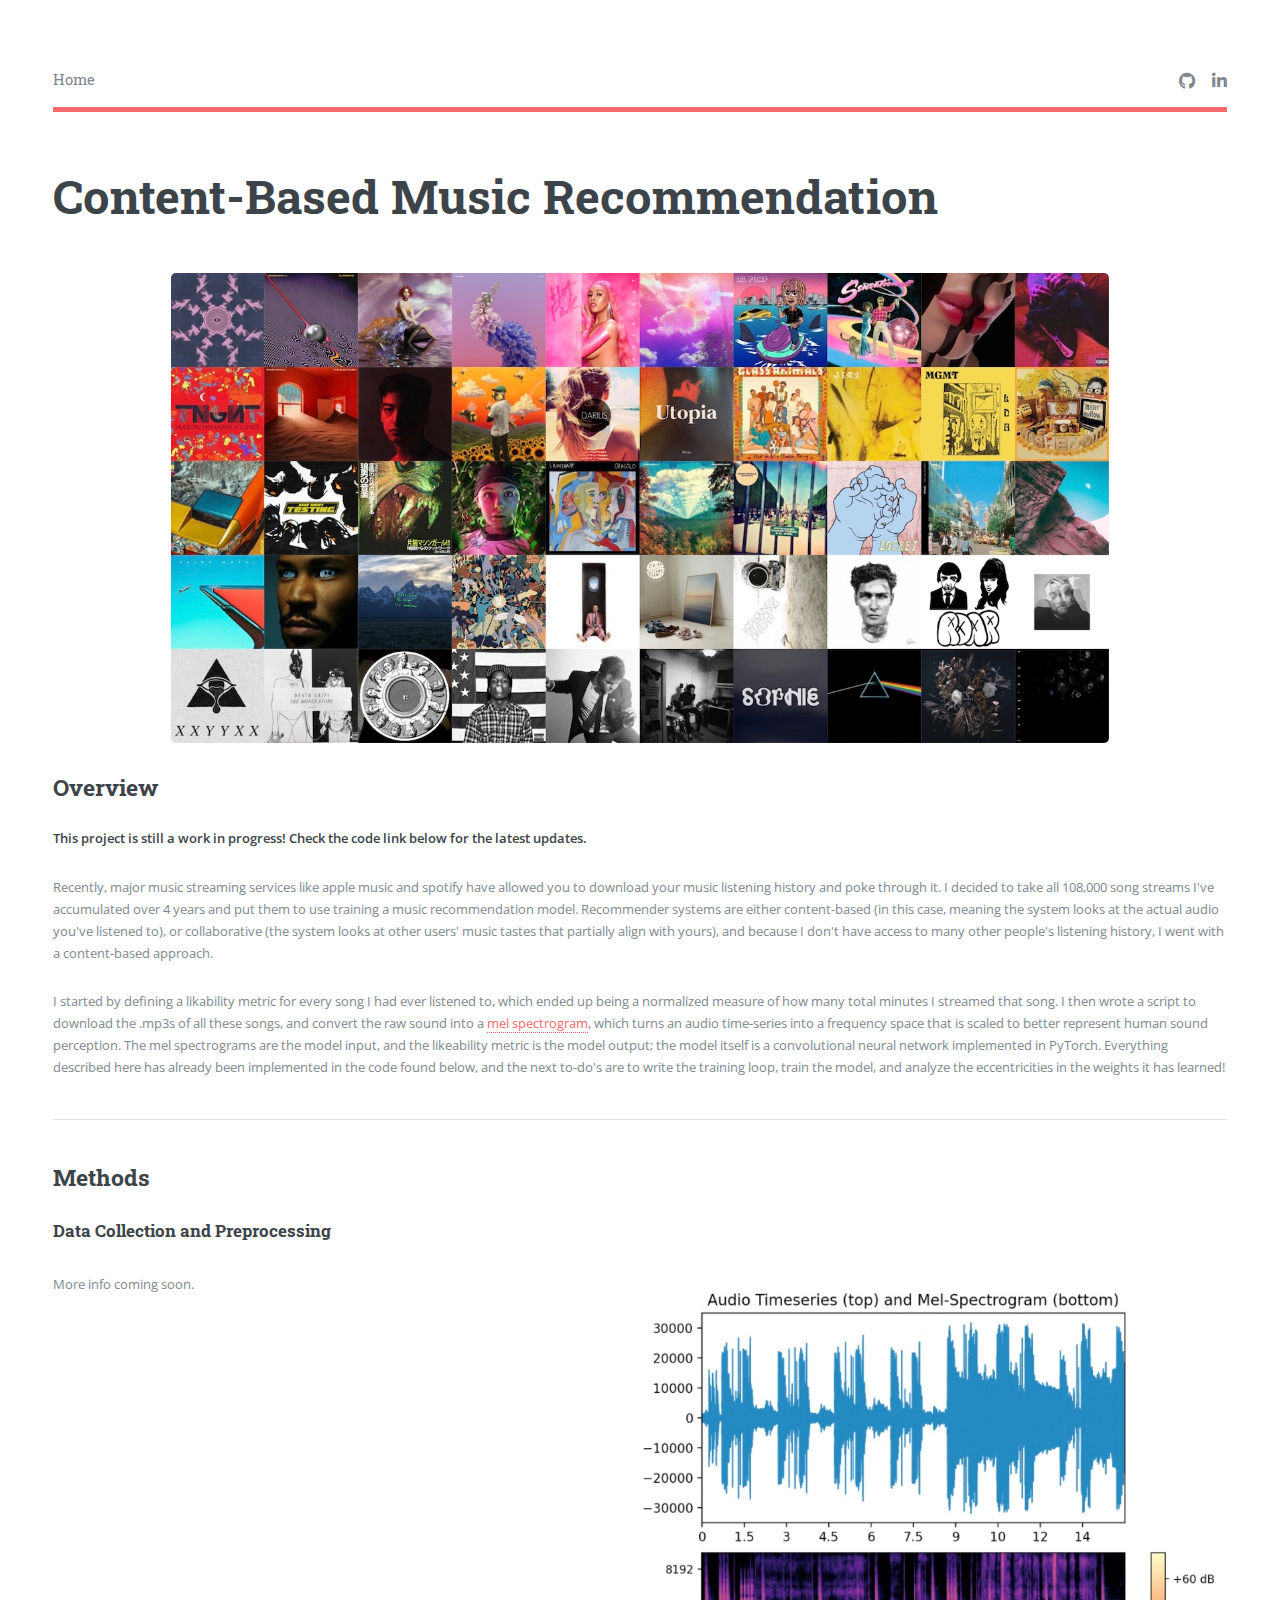
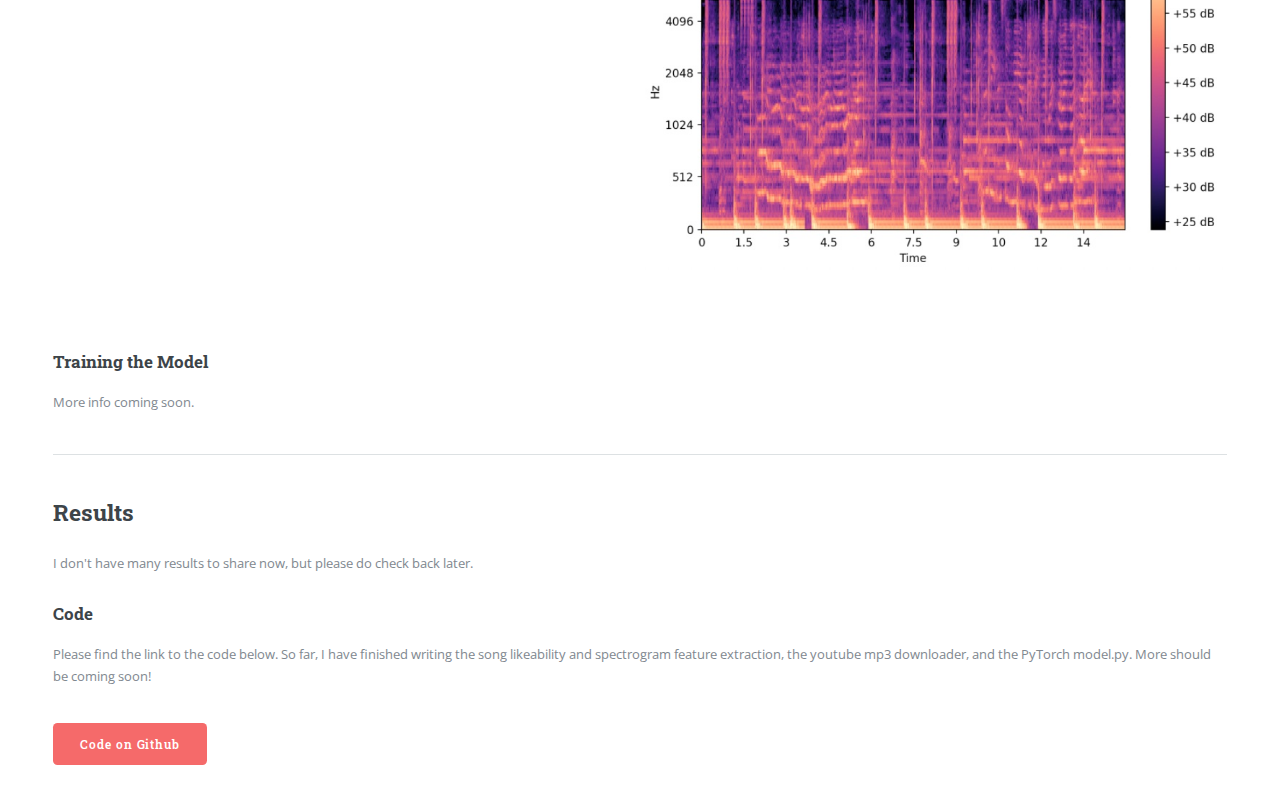
<file: cbr.html>
<!DOCTYPE HTML>
<html>
	<head>
		<title>Sean Condon Portfolio</title>
		<meta charset="utf-8" />
		<meta name="viewport" content="width=device-width, initial-scale=1, user-scalable=no" />
		<link rel="stylesheet" href="assets/css/main.css" />
	</head>
	<body class="is-preload">

		<!-- Wrapper -->
			<div id="wrapper">

				<!-- Main -->
					<div id="main">
						<div class="inner">

							<!-- Header -->
								<header id="header">
									<a href="index.html" class="logo">Home</a>
									<ul class="icons">
										<li><a href="https://github.com/seancondon99" class="icon brands fa-github" target="_blank" rel="noopener noreferrer"><span class="label">Github</span></a></li>
										<li><a href="https://www.linkedin.com/in/sean-condon-9a0452187/" class="icon brands fa-linkedin-in" target="_blank" rel="noopener noreferrer"><span class="label">LinkedIn</span></a></li>
									</ul>
								</header>

							<!-- Content -->
								<section>
									<header class="main">
										<h1>Content-Based Music Recommendation</h1>
									</header>
									<span class="image fit"><img src="images/album_art_fullres.jpg" alt="" /></span>

									<p></p>
									<h2>Overview</h2>
									<p>
										<b>This project is still a work in progress! Check the code link below for the latest updates.</b>
									</p>
									<p>
										Recently, major music streaming services like apple music and spotify have allowed you to download your music listening history and poke through it.
										I decided to take all 108,000 song streams I've accumulated over 4 years and put them to use training a music recommendation model.
										Recommender systems are either content-based (in this case, meaning the system looks at the actual audio you've listened to), or collaborative (the system looks at other users' music tastes that partially align with yours),
										and because I don't have access to many other people's listening history, I went with a content-based approach.
									</p>
									<p>
										I started by defining a likability metric for every song I had ever listened to, which ended up being a normalized measure of how many total minutes I streamed that song.
										I then wrote a script to download the .mp3s of all these songs, and convert the raw sound into a <a href="https://en.wikipedia.org/wiki/Mel-frequency_cepstrum" target="_blank" rel="noopener noreferrer">mel spectrogram</a>, which turns an audio time-series into a frequency space that is scaled to better represent human sound perception.
										The mel spectrograms are the model input, and the likeability metric is the model output; the model itself is a convolutional neural network implemented in PyTorch.
										Everything described here has already been implemented in the code found below, and the next to-do's are to write the training loop, train the model, and analyze the eccentricities in the weights it has learned!
									</p>
									<hr class="major" />
									<h2>Methods</h2>
									<h3>Data Collection and Preprocessing</h3>
									<section id="bannernopad">
									<div class="content">
										<p>
											More info coming soon.
										</p>
									</div>
									<span class="image object">
										<img src="images/cbr_1.jpg" alt=""/>
									</span>
									</section>
									<h3>Training the Model</h3>
									<p>
										More info coming soon.
									</p>

									<hr class="major" />

									<h2>Results</h2>
									<p>
                                        I don't have many results to share now, but please do check back later.
									</p>
									<h3>Code</h3>
									<p>
                                        Please find the link to the code below. So far, I have finished writing the song likeability and spectrogram feature extraction, the youtube mp3 downloader, and the PyTorch model.py. More should be coming soon!
                                    </p>
									<a class="button primary" download href="https://github.com/seancondon99/content-based-music-recommender" target="_blank" rel="noopener noreferrer">Code on Github</a>

								</section>

						</div>
					</div>


			</div>

		<!-- Scripts -->
			<script src="assets/js/jquery.min.js"></script>
			<script src="assets/js/browser.min.js"></script>
			<script src="assets/js/breakpoints.min.js"></script>
			<script src="assets/js/util.js"></script>
			<script src="assets/js/main.js"></script>

	</body>
</html>
</file>
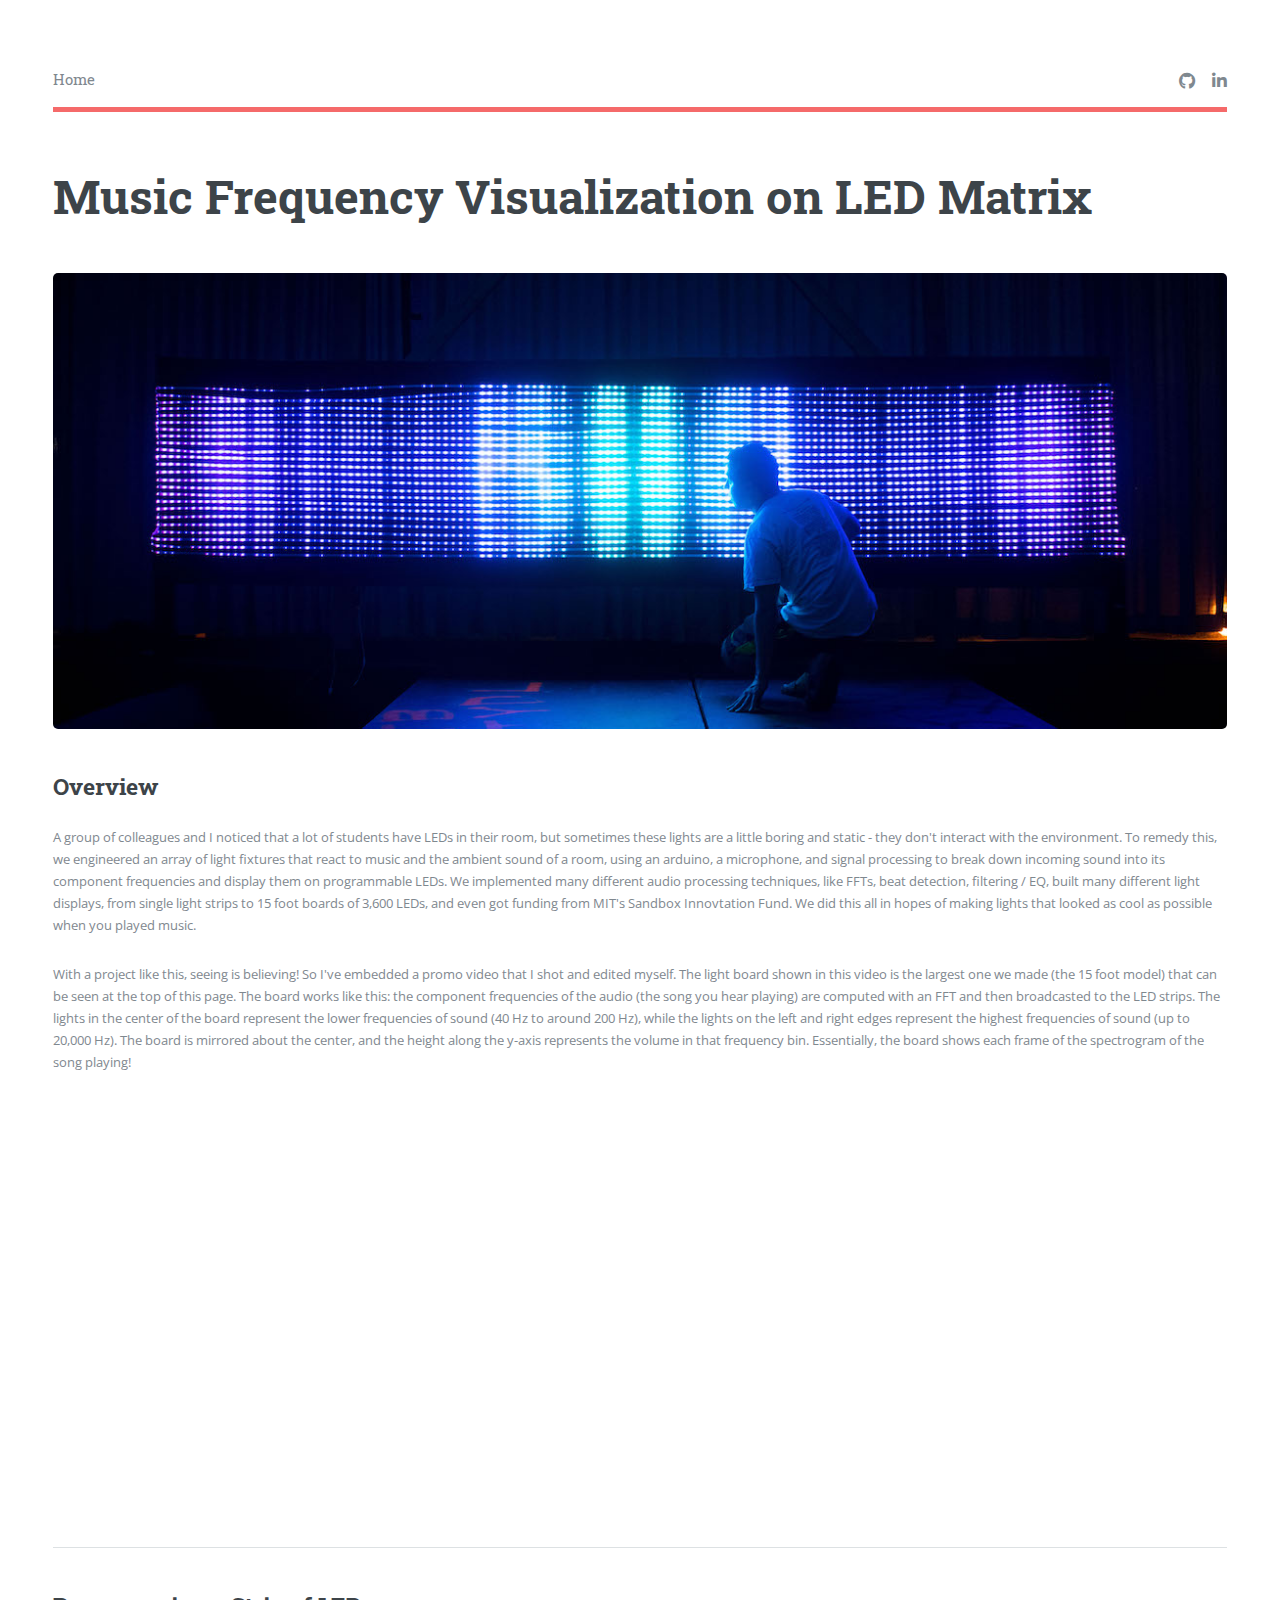
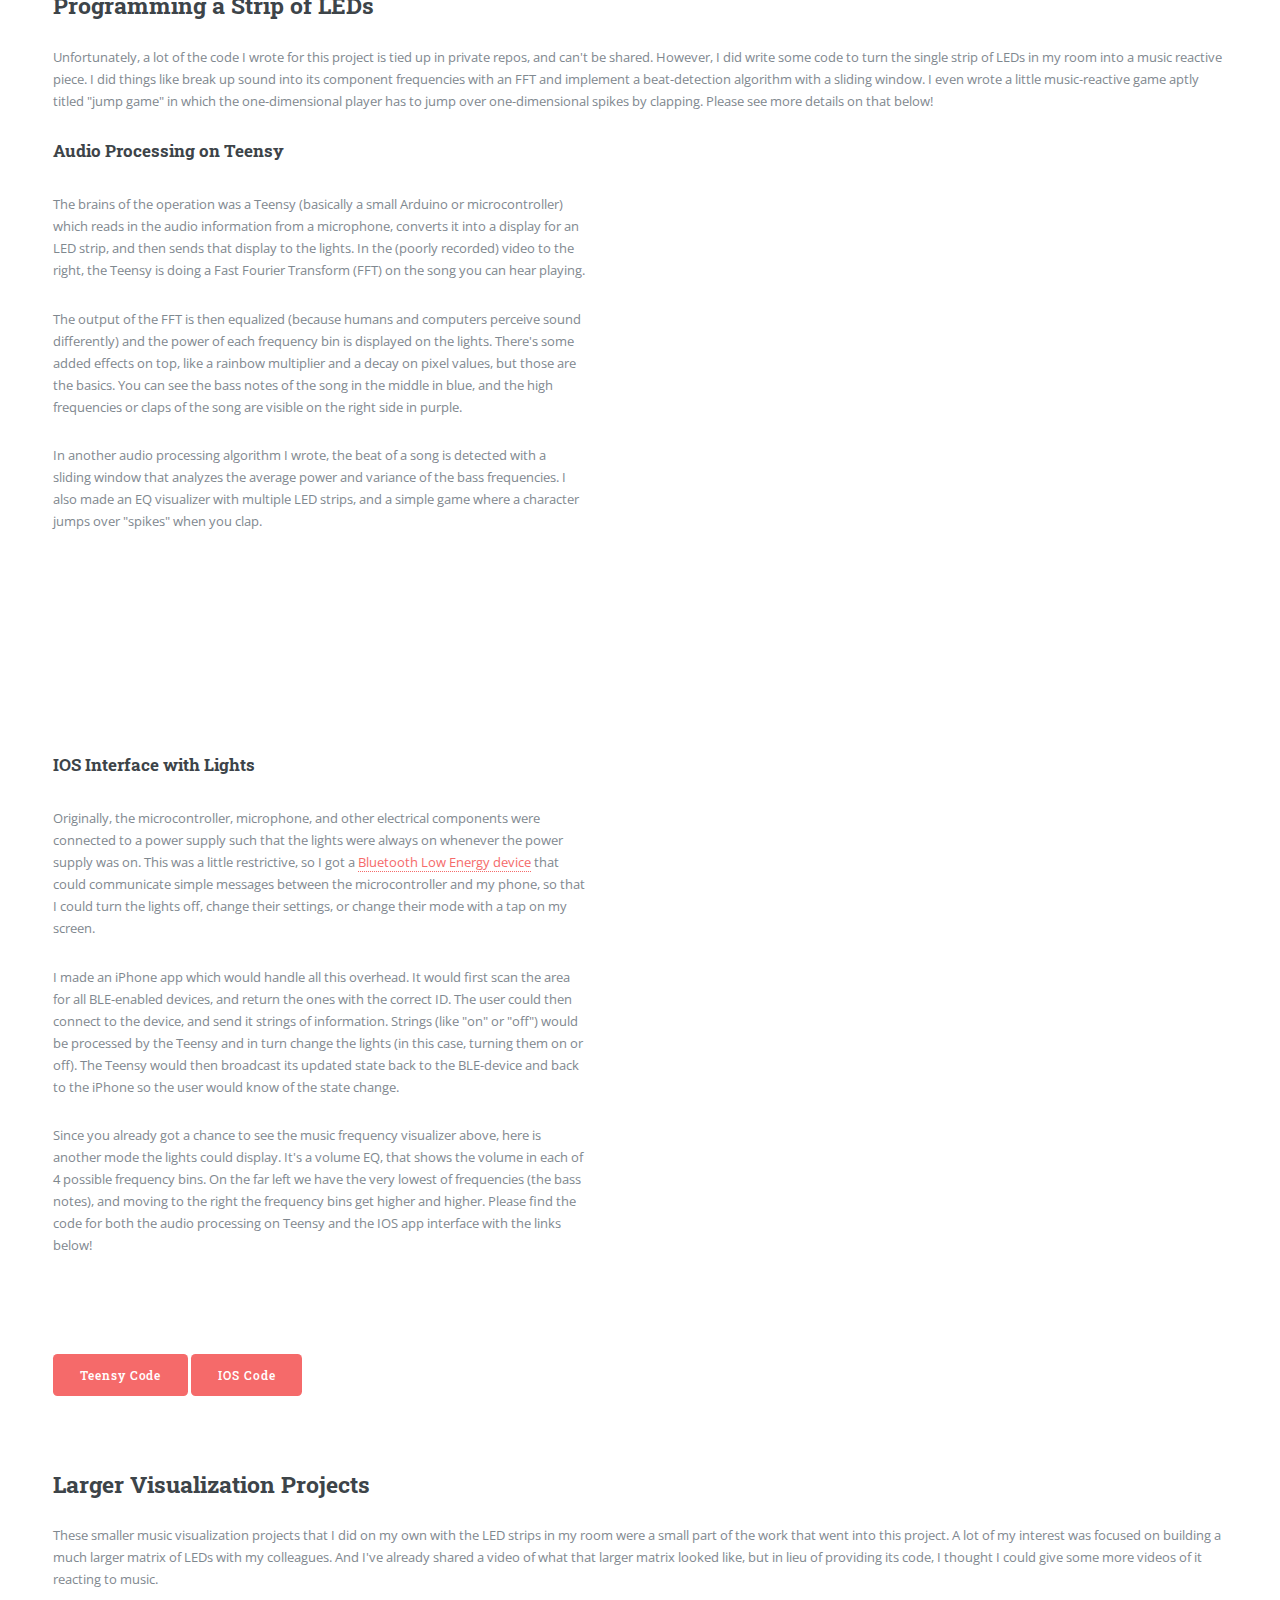
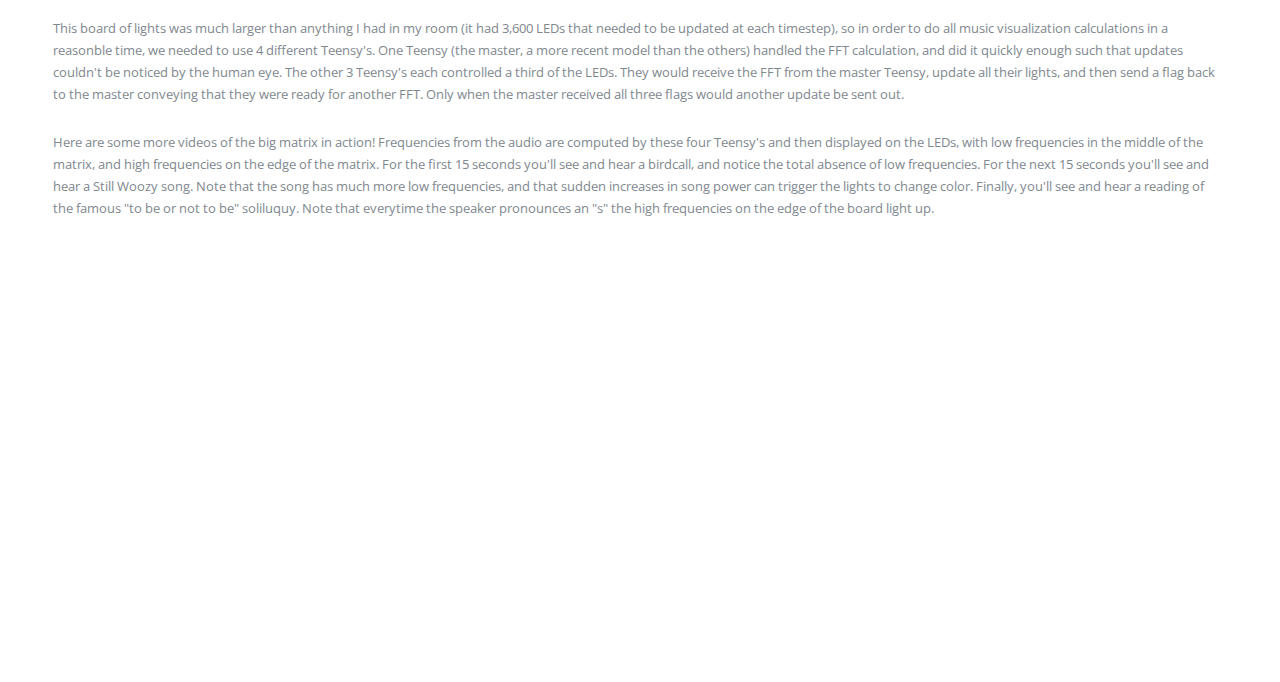
<file: freq_vis.html>
<!DOCTYPE HTML>
<html>
	<head>
		<title>Sean Condon Portfolio</title>
		<meta charset="utf-8" />
		<meta name="viewport" content="width=device-width, initial-scale=1, user-scalable=no" />
		<link rel="stylesheet" href="assets/css/main.css" />
	</head>
	<body class="is-preload">

		<!-- Wrapper -->
			<div id="wrapper">

				<!-- Main -->
					<div id="main">
						<div class="inner">

							<!-- Header -->
								<header id="header">
									<a href="index.html" class="logo">Home</a>
									<ul class="icons">
										<li><a href="https://github.com/seancondon99" class="icon brands fa-github" target="_blank" rel="noopener noreferrer"><span class="label">Github</span></a></li>
										<li><a href="https://www.linkedin.com/in/sean-condon-9a0452187/" class="icon brands fa-linkedin-in" target="_blank" rel="noopener noreferrer"><span class="label">LinkedIn</span></a></li>
									</ul>
								</header>

							<!-- Content -->
								<section>
									<header class="main">
										<h1>Music Frequency Visualization on LED Matrix</h1>
									</header>

									<span class="image main"><img src="images/amplitude_header2.jpg" alt="" /></span>
									<p></p>
									<h2>Overview</h2>
									<p>
										A group of colleagues and I noticed that a lot of students have LEDs in their room, but sometimes these lights are a little boring and static - they don't interact with the environment.
										To remedy this, we engineered an array of light fixtures that react to music and the ambient sound of a room, using an arduino, a microphone, and signal processing to break down incoming sound into its component frequencies and display them on programmable LEDs.
										We implemented many different audio processing techniques, like FFTs, beat detection, filtering / EQ, built many different light displays, from single light strips to 15 foot boards of 3,600 LEDs, and even got funding from MIT's Sandbox Innovtation Fund.
										We did this all in hopes of making lights that looked as cool as possible when you played music.
									</p>
									<p>
										With a project like this, seeing is believing! So I've embedded a promo video that I shot and edited myself. The light board shown in this video is the largest one we made (the 15 foot model) that can be seen at the top of this page.
										The board works like this: the component frequencies of the audio (the song you hear playing) are computed with an FFT and then broadcasted to the LED strips.
										The lights in the center of the board represent the lower frequencies of sound (40 Hz to around 200 Hz), while the lights on the left and right edges represent the highest frequencies of sound (up to 20,000 Hz).
										The board is mirrored about the center, and the height along the y-axis represents the volume in that frequency bin. Essentially, the board shows each frame of the spectrogram of the song playing!
									</p>
									<span class = "center">
									<iframe width="896" height="400" src="https://www.youtube.com/embed/H4OFDt7eSHU" title="YouTube video player" frameborder="0" allow="accelerometer; autoplay; clipboard-write; encrypted-media; gyroscope; picture-in-picture" allowfullscreen></iframe>
									</span>
									<hr class="major" />

									<h2>Programming a Strip of LEDs</h2>

									<p>
										Unfortunately, a lot of the code I wrote for this project is tied up in private repos, and can't be shared. However, I did write some code to turn the single strip of LEDs in my room into a music reactive piece.
										I did things like break up sound into its component frequencies with an FFT and implement a beat-detection algorithm with a sliding window. I even wrote a little music-reactive game aptly titled "jump game" in which the one-dimensional player has to jump over one-dimensional spikes by clapping.
										Please see more details on that below!

									</p>


									<h3>Audio Processing on Teensy</h3>

									<section id="bannernopad">
									<div class="content">
										<p>
											The brains of the operation was a Teensy (basically a small Arduino or microcontroller) which reads in the audio information from a microphone, converts it into a display for an LED strip, and then sends that display to the lights.
											In the (poorly recorded) video to the right, the Teensy is doing a Fast Fourier Transform (FFT) on the song you can hear playing.
										</p>
										<p>
											The output of the FFT is then equalized (because humans and computers perceive sound differently) and the power of each frequency bin is displayed on the lights.
											There's some added effects on top, like a rainbow multiplier and a decay on pixel values, but those are the basics. You can see the bass notes of the song in the middle in blue, and the high frequencies or claps of the song are visible on the right side in purple.
										</p>
										<p>
											In another audio processing algorithm I wrote, the beat of a song is detected with a sliding window that analyzes the average power and variance of the bass frequencies.
											I also made an EQ visualizer with multiple LED strips, and a simple game where a character jumps over "spikes" when you clap.

										</p>

									</div>
									<span class="image object">
										<iframe width="500" height="450" src="https://www.youtube.com/embed/YHlDEYOXrH8" title="YouTube video player" frameborder="0" allow="accelerometer; autoplay; clipboard-write; encrypted-media; gyroscope; picture-in-picture" allowfullscreen></iframe>
									</span>
									</section>
									<br />


									<h3>IOS Interface with Lights</h3>
									<section id="bannernopad">
									<div class="content">
										<p>
											Originally, the microcontroller, microphone, and other electrical components were connected to a power supply such that the lights were always on whenever the power supply was on.
											This was a little restrictive, so I got a <a href = "https://how2electronics.com/bluetooth-low-energy-tutorial-with-hm-10-ble-4-0-arduino/" target="_blank" rel="noopener noreferrer">Bluetooth Low Energy device</a> that could communicate simple messages between the microcontroller and my phone, so that I could turn the lights off, change their settings, or change their mode with a tap on my screen.
										</p>

										<p>
											I made an iPhone app which would handle all this overhead. It would first scan the area for all BLE-enabled devices, and return the ones with the correct ID. The user could then connect to the device, and send it strings of information.
											Strings (like "on" or "off") would be processed by the Teensy and in turn change the lights (in this case, turning them on or off). The Teensy would then broadcast its updated state back to the BLE-device and back to the iPhone so the user would know of the state change.
										</p>
										<p>
											Since you already got a chance to see the music frequency visualizer above, here is another mode the lights could display.
											It's a volume EQ, that shows the volume in each of 4 possible frequency bins. On the far left we have the very lowest of frequencies (the bass notes), and moving to the right the frequency bins get higher and higher.
											Please find the code for both the audio processing on Teensy and the IOS app interface with the links below!
										</p>

									</div>
									<span class="image object">
										<iframe width="500" height="450" src="https://www.youtube.com/embed/Y3pGDXp62rU" title="YouTube video player" frameborder="0" allow="accelerometer; autoplay; clipboard-write; encrypted-media; gyroscope; picture-in-picture" allowfullscreen></iframe>
									</span>
									</section>
									<a class="button primary" href="https://github.com/seancondon99/roomlights_teensy" target="_blank" rel="noopener noreferrer">Teensy Code</a>
									<a class="button primary" href="https://github.com/seancondon99/roomlights_app" target="_blank" rel="noopener noreferrer">IOS Code</a>
									</p>
									<br /><br />
									<h2>Larger Visualization Projects</h2>
									<p>
										These smaller music visualization projects that I did on my own with the LED strips in my room were a small part of the work that went into this project.
										A lot of my interest was focused on building a much larger matrix of LEDs with my colleagues. And I've already shared a video of what that larger matrix looked like, but in lieu of providing its code, I thought I could give some more videos of it reacting to music.
									</p>
									<p>
										This board of lights was much larger than anything I had in my room (it had 3,600 LEDs that needed to be updated at each timestep), so in order to do all music visualization calculations in a reasonble time, we needed to use 4 different Teensy's.
										One Teensy (the master, a more recent model than the others) handled the FFT calculation, and did it quickly enough such that updates couldn't be noticed by the human eye.
										The other 3 Teensy's each controlled a third of the LEDs. They would receive the FFT from the master Teensy, update all their lights, and then send a flag back to the master conveying that they were ready for another FFT.
										Only when the master received all three flags would another update be sent out.
									</p>
									<p>
										Here are some more videos of the big matrix in action! Frequencies from the audio are computed by these four Teensy's and then displayed on the LEDs, with low frequencies in the middle of the matrix, and high frequencies on the edge of the matrix.
										For the first 15 seconds you'll see and hear a birdcall, and notice the total absence of low frequencies. For the next 15 seconds you'll see and hear a Still Woozy song.
										Note that the song has much more low frequencies, and that sudden increases in song power can trigger the lights to change color.
										Finally, you'll see and hear a reading of the famous "to be or not to be" soliluquy. Note that everytime the speaker pronounces an "s" the high frequencies on the edge of the board light up.
									</p>

									<span class="center">
										<iframe width="896" height="400" src="https://www.youtube.com/embed/t3DmYTCVAPY" title="YouTube video player" frameborder="0" allow="accelerometer; autoplay; clipboard-write; encrypted-media; gyroscope; picture-in-picture" allowfullscreen></iframe>
									</span>


								</section>

						</div>
					</div>

			</div>

		<!-- Scripts -->
			<script src="assets/js/jquery.min.js"></script>
			<script src="assets/js/browser.min.js"></script>
			<script src="assets/js/breakpoints.min.js"></script>
			<script src="assets/js/util.js"></script>
			<script src="assets/js/main.js"></script>

	</body>
</html>
</file>
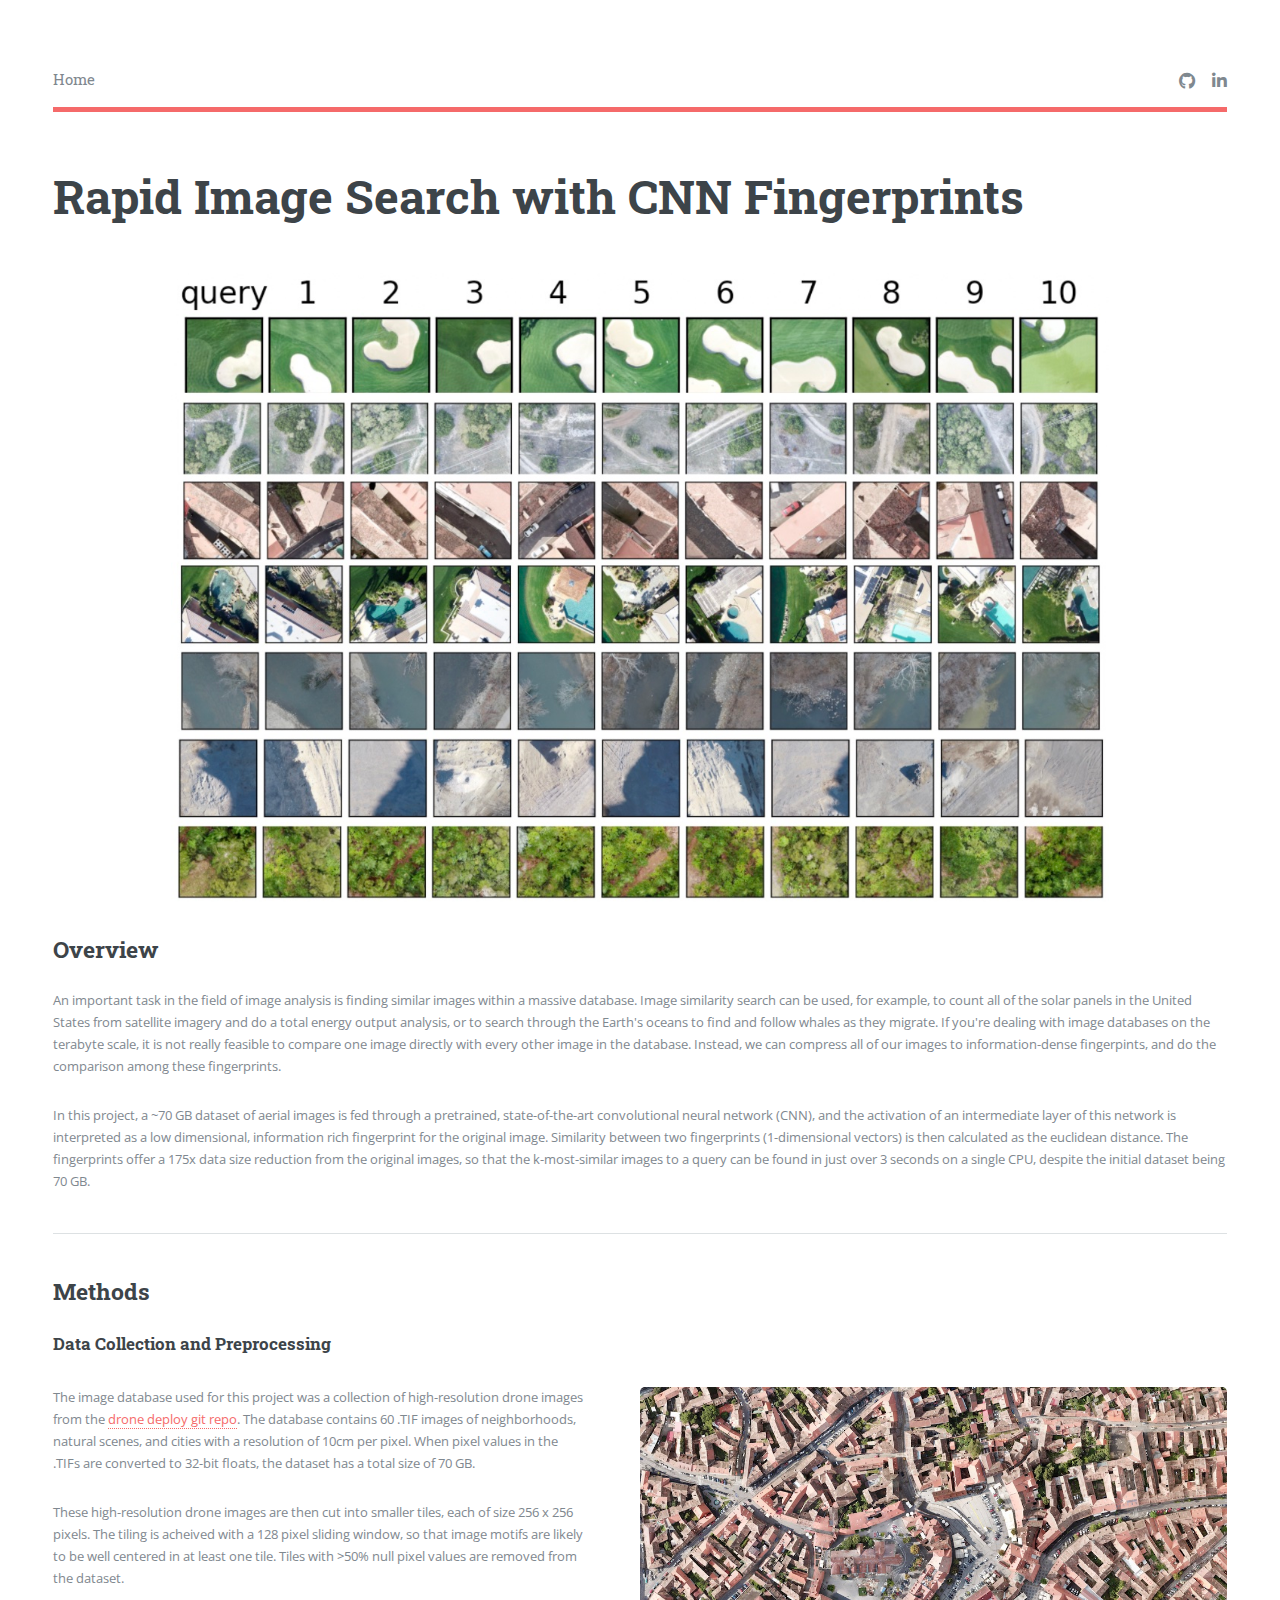
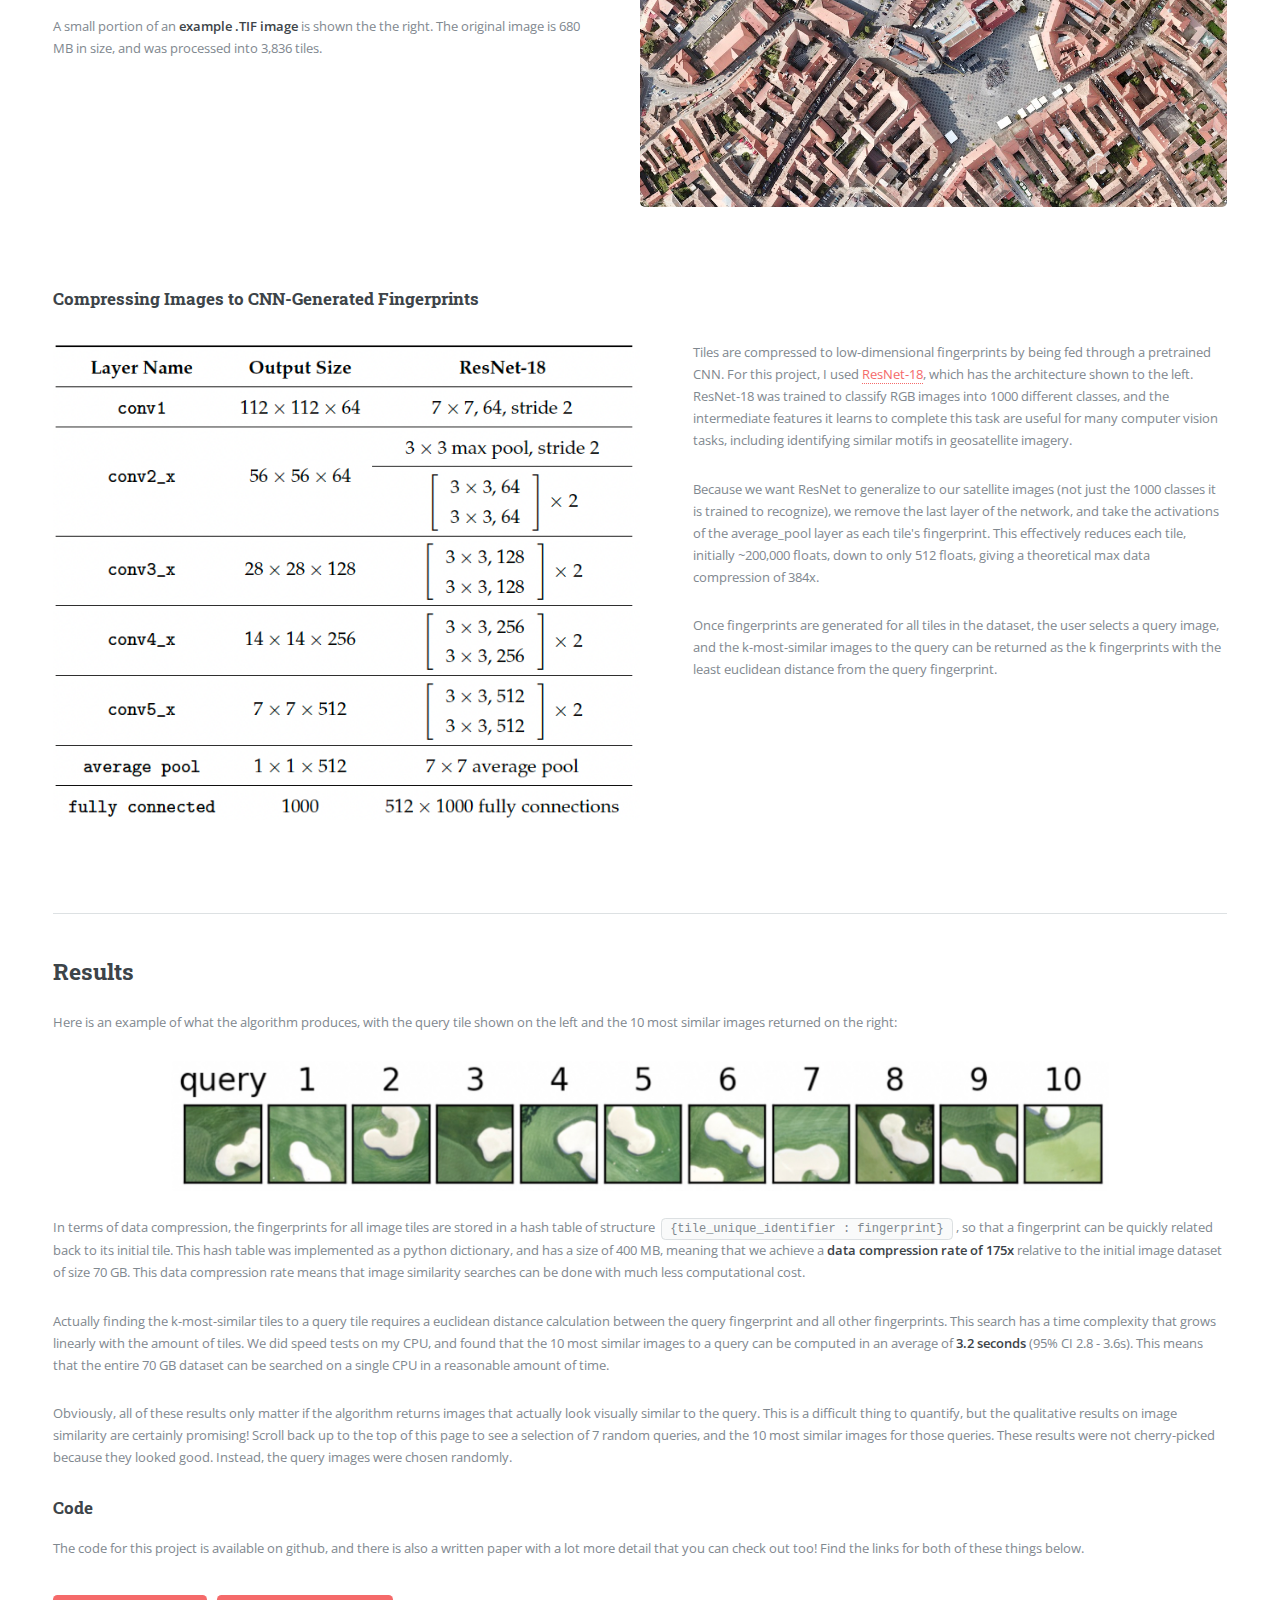
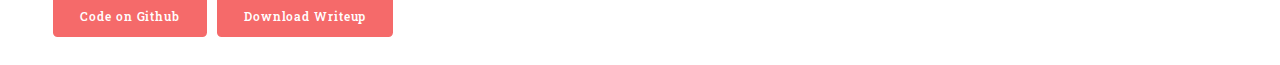
<file: ml_sat.html>
<!DOCTYPE HTML>
<html>
	<head>
		<title>Sean Condon Portfolio</title>
		<meta charset="utf-8" />
		<meta name="viewport" content="width=device-width, initial-scale=1, user-scalable=no" />
		<link rel="stylesheet" href="assets/css/main.css" />
	</head>
	<body class="is-preload">

		<!-- Wrapper -->
			<div id="wrapper">

				<!-- Main -->
					<div id="main">
						<div class="inner">

							<!-- Header -->
								<header id="header">
									<a href="index.html" class="logo">Home</a>
									<ul class="icons">
										<li><a href="https://github.com/seancondon99" class="icon brands fa-github" target="_blank" rel="noopener noreferrer"><span class="label">Github</span></a></li>
										<li><a href="https://www.linkedin.com/in/sean-condon-9a0452187/" class="icon brands fa-linkedin-in" target="_blank" rel="noopener noreferrer"><span class="label">LinkedIn</span></a></li>
									</ul>
								</header>

							<!-- Content -->
								<section>
									<header class="main">
										<h1>Rapid Image Search with CNN Fingerprints</h1>
									</header>

									<span class="image fit"><img src="images/k_search_final.jpg" alt="" /></span>
									<p></p>
									<h2>Overview</h2>
									<p>
										An important task in the field of image analysis is finding similar images within a massive database. Image similarity search can be used, for example, to count all of the solar panels in the United States from satellite imagery and do a total energy output analysis,
										or to search through the Earth's oceans to find and follow whales as they migrate. If you're dealing with image databases on the terabyte scale, it is not really feasible to compare one image directly with every other image in the database.
										Instead, we can compress all of our images to information-dense fingerpints, and do the comparison among these fingerprints.
									</p>
									<p>
										In this project, a ~70 GB dataset of aerial images is fed through a pretrained, state-of-the-art convolutional neural network (CNN), and the activation of an intermediate layer of this network is interpreted as
										a low dimensional, information rich fingerprint for the original image. Similarity between two fingerprints (1-dimensional vectors) is then calculated as the euclidean distance.
										The fingerprints offer a 175x data size reduction from the original images, so that the k-most-similar images to a query can be found in just over 3 seconds on a single CPU, despite the initial dataset being 70 GB.


									</p>
									<hr class="major" />
									<h2>Methods</h2>
									<h3>Data Collection and Preprocessing</h3>
									<section id="bannernopad">
									<div class="content">
										<p>
											The image database used for this project was a collection of high-resolution drone images from the <a href="https://github.com/dronedeploy/dd-ml-segmentation-benchmark" target="_blank" rel="noopener noreferrer">drone deploy git repo</a>.
											The database contains 60 .TIF images of neighborhoods, natural scenes, and cities with a resolution of 10cm per pixel. When pixel values in the .TIFs are converted to 32-bit floats, the dataset has a total size of 70 GB.
										</p>
										<p>
											These high-resolution drone images are then cut into smaller tiles, each of size 256 x 256 pixels. The tiling is acheived with a 128 pixel sliding window, so that image motifs are likely to be well centered in at least one tile.
											Tiles with >50% null pixel values are removed from the dataset.
										</p>
										<p>
											A small portion of an <b>example .TIF image</b> is shown the the right. The original image is 680 MB in size, and was processed into 3,836 tiles.
										</p>
									</div>
									<span class="image object">
										<img src="images/ml_sat_extif.jpg" alt=""/>
									</span>
									</section>
									<h3>Compressing Images to CNN-Generated Fingerprints</h3>


									<section id="bannernopad-flip">
									<span class="image object">
										<img src="images/resnet_arc.png" alt=""/>
									</span>
									<div class="content">
										<p>
											Tiles are compressed to low-dimensional fingerprints by being fed through a pretrained CNN. For this project, I used <a href="https://arxiv.org/abs/1512.03385" target="_blank" rel="noopener noreferrer">ResNet-18</a>, which has the architecture shown to the left.
											ResNet-18 was trained to classify RGB images into 1000 different classes, and the intermediate features it learns to complete this task are useful for many computer vision tasks, including identifying similar motifs in geosatellite imagery.
										</p>
										<p>
											Because we want ResNet to generalize to our satellite images (not just the 1000 classes it is trained to recognize), we remove the last layer of the network, and take the activations of the average_pool layer as each tile's fingerprint.
											This effectively reduces each tile, initially ~200,000 floats, down to only 512 floats, giving a theoretical max data compression of 384x.
										</p>
										<p>
											Once fingerprints are generated for all tiles in the dataset, the user selects a query image, and the k-most-similar images to the query can be returned as the k fingerprints with the least euclidean distance from the query fingerprint.
										</p>
									</div>

									</section>

									<hr class="major" />

									<h2>Results</h2>
									<p>
										Here is an example of what the algorithm produces, with the query tile shown on the left and the 10 most similar images returned on the right:
									</p>
									<span class="image fit">
										<img src="images/ml_sat_ex.jpg" alt=""/>
									</span>
									<p>
										In terms of data compression, the fingerprints for all image tiles are stored in a hash table of structure <code>{tile_unique_identifier : fingerprint}</code>, so that a fingerprint can be quickly related back to its initial tile.
										This hash table was implemented as a python dictionary, and has a size of 400 MB, meaning that we achieve a <b>data compression rate of 175x</b> relative to the initial image dataset of size 70 GB.
										This data compression rate means that image similarity searches can be done with much less computational cost.
									</p>
									<p>
										Actually finding the k-most-similar tiles to a query tile requires a euclidean distance calculation between the query fingerprint and all other fingerprints. This search has a time complexity that grows linearly with the amount of tiles.
										We did speed tests on my CPU, and found that the 10 most similar images to a query can be computed in an average of <b>3.2 seconds</b> (95% CI 2.8 - 3.6s). This means that the entire 70 GB dataset can be searched on a single CPU in a reasonable amount of time.
									</p>
									<p>
										Obviously, all of these results only matter if the algorithm returns images that actually look visually similar to the query. This is a difficult thing to quantify, but the qualitative results on image similarity are certainly promising!
										Scroll back up to the top of this page to see a selection of 7 random queries, and the 10 most similar images for those queries. These results were not cherry-picked because they looked good. Instead, the query images were chosen randomly.
									</p>
									<h3>Code</h3>
									<p>The code for this project is available on github, and there is also a written paper with a lot more detail that you can check out too! Find the links for both of these things below.</p>
									<a class="button primary" href="https://github.com/seancondon99/rapid_image_search" target="_blank" rel="noopener noreferrer">Code on Github</a>&ensp;
									<a class="button primary" download href="assets/ml_sat_small.pdf">Download Writeup</a>


								</section>

						</div>
					</div>


			</div>

		<!-- Scripts -->
			<script src="assets/js/jquery.min.js"></script>
			<script src="assets/js/browser.min.js"></script>
			<script src="assets/js/breakpoints.min.js"></script>
			<script src="assets/js/util.js"></script>
			<script src="assets/js/main.js"></script>

	</body>
</html>
</file>
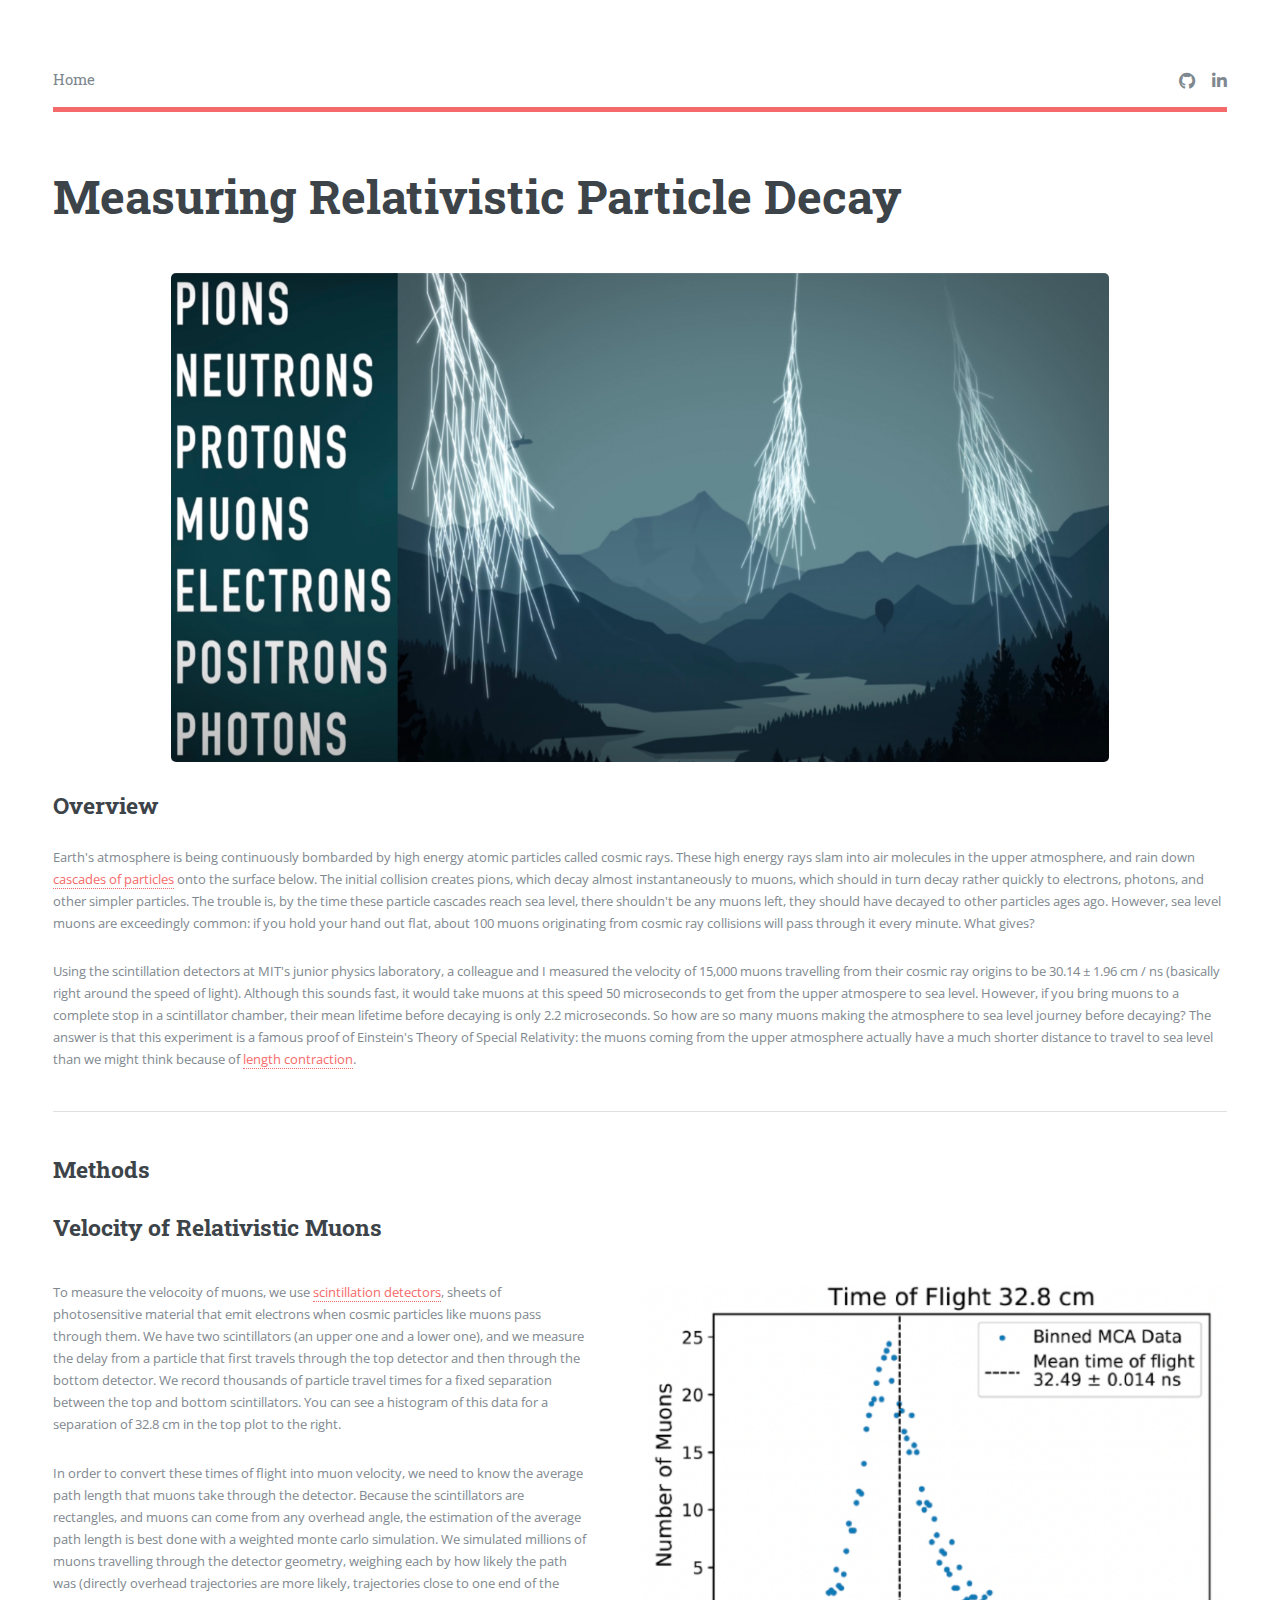
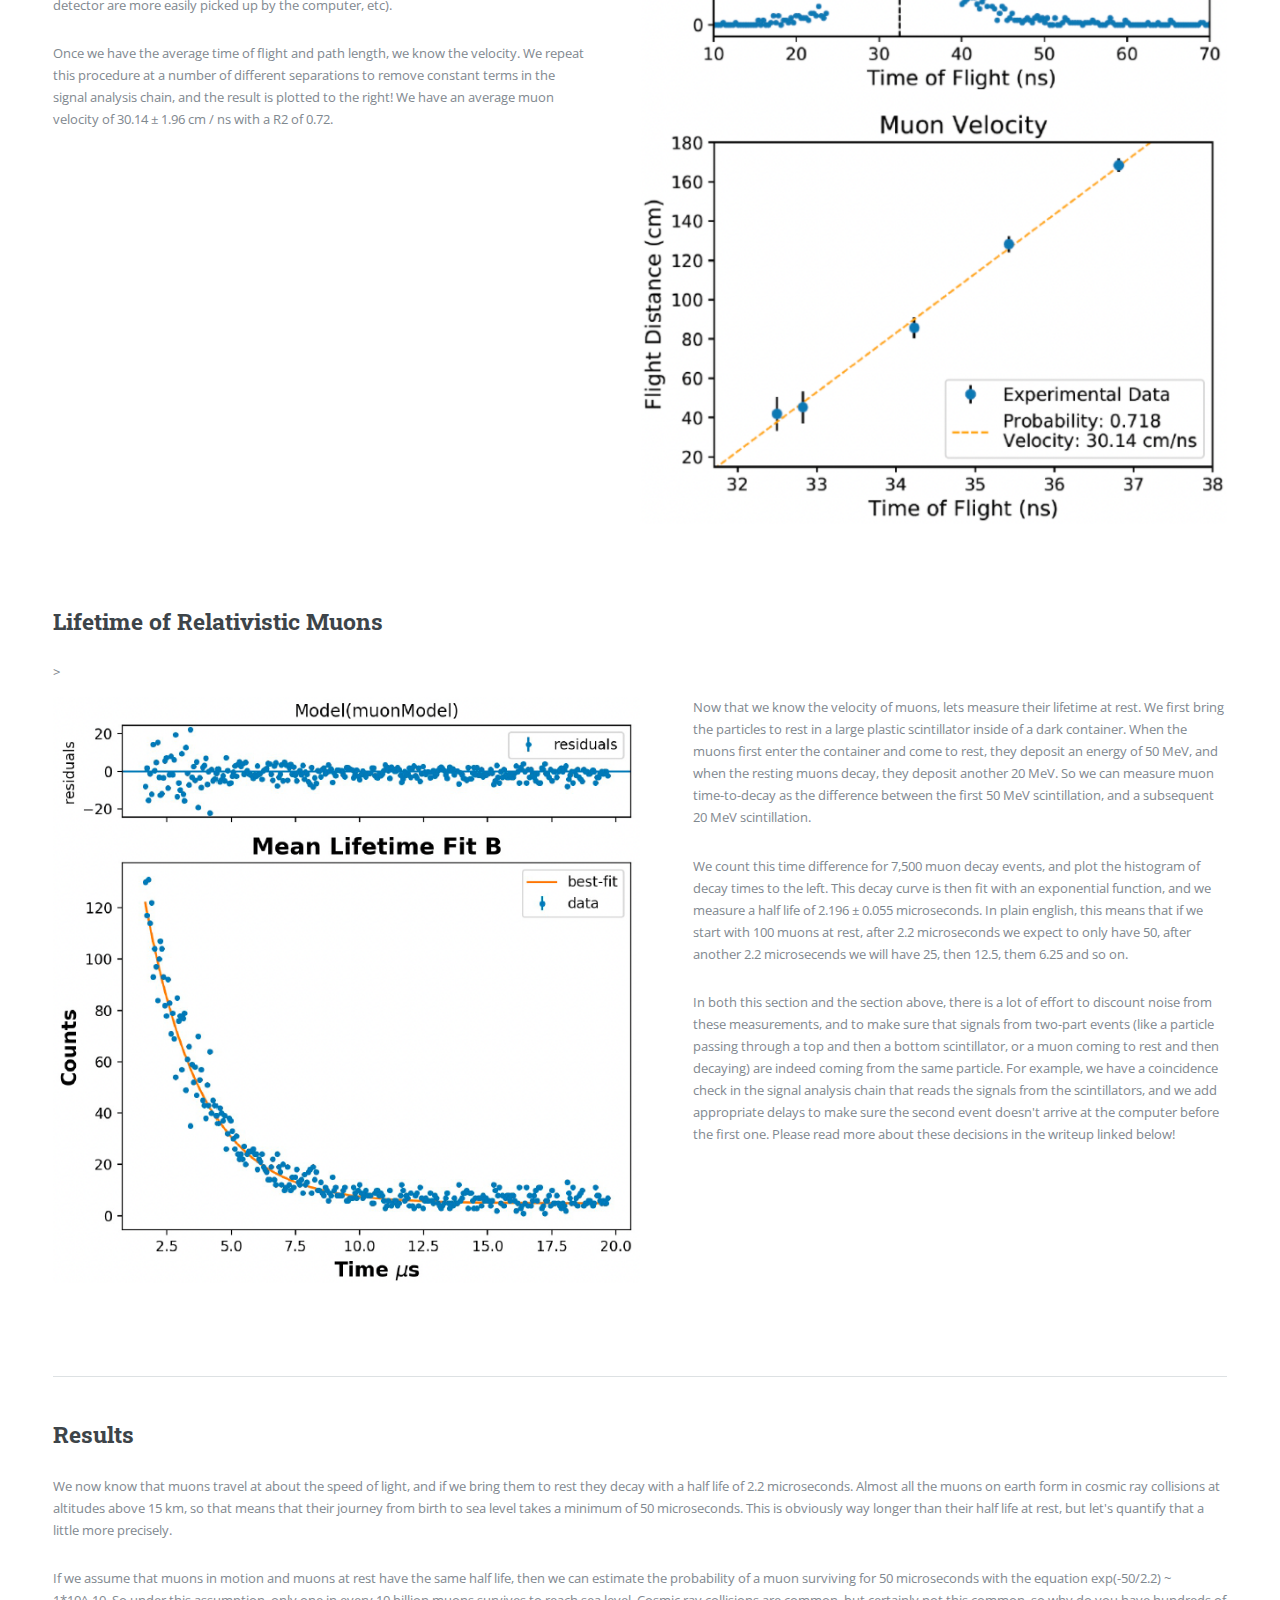
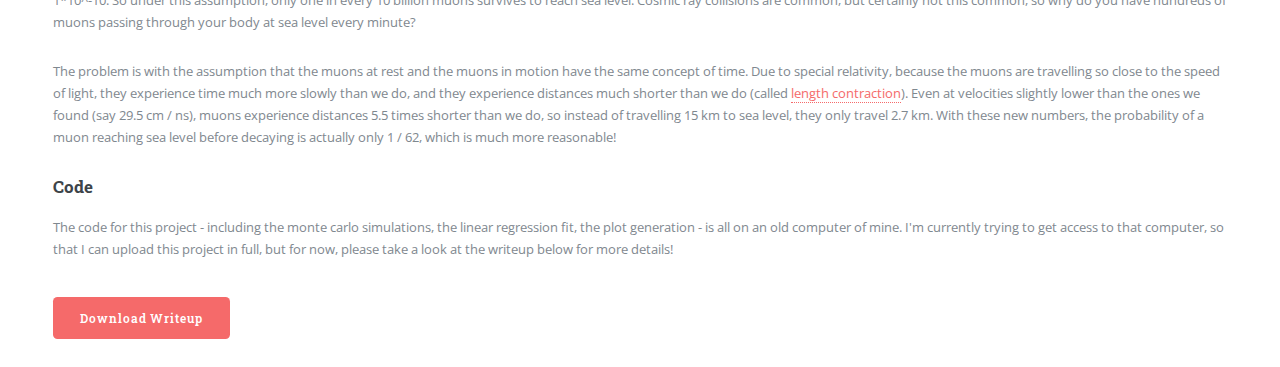
<file: muon_detection.html>
<!DOCTYPE HTML>
<html>
	<head>
		<title>Sean Condon Portfolio</title>
		<meta charset="utf-8" />
		<meta name="viewport" content="width=device-width, initial-scale=1, user-scalable=no" />
		<link rel="stylesheet" href="assets/css/main.css" />
	</head>
	<body class="is-preload">

		<!-- Wrapper -->
			<div id="wrapper">

				<!-- Main -->
					<div id="main">
						<div class="inner">

							<!-- Header -->
								<header id="header">
									<a href="index.html" class="logo">Home</a>
									<ul class="icons">
										<li><a href="https://github.com/seancondon99" class="icon brands fa-github" target="_blank" rel="noopener noreferrer"><span class="label">Github</span></a></li>
										<li><a href="https://www.linkedin.com/in/sean-condon-9a0452187/" class="icon brands fa-linkedin-in" target="_blank" rel="noopener noreferrer"><span class="label">LinkedIn</span></a></li>
									</ul>
								</header>

							<!-- Content -->
								<section>
									<header class="main">
										<h1>Measuring Relativistic Particle Decay</h1>
									</header>
									<span class="image fit"><img src="images/muons_header.jpg" alt="" /></span>

									<p></p>
									<h2>Overview</h2>
									<p>
										Earth's atmosphere is being continuously bombarded by high energy atomic particles called cosmic rays. These high energy rays slam into air molecules in the upper atmosphere, and rain down <a href="https://en.wikipedia.org/wiki/Air_shower_(physics)" target="_blank" rel="noopener noreferrer">cascades of particles</a> onto the surface below.
										The initial collision creates pions, which decay almost instantaneously to muons, which should in turn decay rather quickly to electrons, photons, and other simpler particles.
										The trouble is, by the time these particle cascades reach sea level, there shouldn't be any muons left, they should have decayed to other particles ages ago.
										However, sea level muons are exceedingly common: if you hold your hand out flat, about 100 muons originating from cosmic ray collisions will pass through it every minute. What gives?
									</p>
									<p>
										Using the scintillation detectors at MIT's junior physics laboratory, a colleague and I measured the velocity of 15,000 muons travelling from their cosmic ray origins to be 30.14 &#xb1; 1.96 cm / ns (basically right around the speed of light).
										Although this sounds fast, it would take muons at this speed 50 microseconds to get from the upper atmospere to sea level.
										However, if you bring muons to a complete stop in a scintillator chamber, their mean lifetime before decaying is only 2.2 microseconds. So how are so many muons making the atmosphere to sea level journey before decaying?
										The answer is that this experiment is a famous proof of Einstein's Theory of Special Relativity: the muons coming from the upper atmosphere actually
										have a much shorter distance to travel to sea level than we might think because of <a href="https://en.wikipedia.org/wiki/Length_contraction" target="_blank" rel="noopener noreferrer">length contraction</a>.
									</p>
									<hr class="major" />
									<h2>Methods</h2>
									<h2>Velocity of Relativistic Muons</h2>
									<section id="bannernopad">
									<div class="content">
										<p>
											To measure the velocoity of muons, we use <a href="https://en.wikipedia.org/wiki/Scintillator" target="_blank" rel="noopener noreferrer">scintillation detectors</a>, sheets of photosensitive material that emit electrons when cosmic particles like muons pass through them.
											We have two scintillators (an upper one and a lower one), and we measure the delay from a particle that first travels through the top detector and then through the bottom detector.
											We record thousands of particle travel times for a fixed separation between the top and bottom scintillators.
											You can see a histogram of this data for a separation of 32.8 cm in the top plot to the right.
										</p>
										<p>
											In order to convert these times of flight into muon velocity, we need to know the average path length that muons take through the detector.
											Because the scintillators are rectangles, and muons can come from any overhead angle, the estimation of the average path length is best done with a weighted monte carlo simulation.
											We simulated millions of muons travelling through the detector geometry, weighing each by how likely the path was (directly overhead trajectories are more likely, trajectories close to one end of the detector are more easily picked up by the computer, etc).
										</p>
										<p>
											Once we have the average time of flight and path length, we know the velocity. We repeat this procedure at a number of different separations to remove constant terms in the signal analysis chain, and the result is plotted to the right!
											We have an average muon velocity of 30.14 &#xb1; 1.96 cm / ns with a R2 of 0.72.
										</p>
									</div>
									<span class="image object">
										<img src="images/muon_tof.png" alt=""/>
									</span>
									</section>
									<h2>Lifetime of Relativistic Muons</h2>>


									<section id="bannernopad-flip">
									<span class="image object">
										<img src="images/muon_decay.png" alt=""/>
									</span>
									<div class="content">
										<p>
                                            Now that we know the velocity of muons, lets measure their lifetime at rest.
											We first bring the particles to rest in a large plastic scintillator inside of a dark container. When the muons first enter the container and come to rest, they deposit an energy of 50 MeV, and when the resting muons decay, they deposit another 20 MeV.
											So we can measure muon time-to-decay as the difference between the first 50 MeV scintillation, and a subsequent 20 MeV scintillation.
										</p>
										<p>
											We count this time difference for 7,500 muon decay events, and plot the histogram of decay times to the left.
											This decay curve is then fit with an exponential function, and we measure a half life of 2.196 &#xb1; 0.055 microseconds.
											In plain english, this means that if we start with 100 muons at rest, after 2.2 microseconds we expect to only have 50, after another 2.2 microsecends we will have 25, then 12.5, them 6.25 and so on.
										</p>
										<p>
											In both this section and the section above, there is a lot of effort to discount noise from these measurements, and to make sure that signals from two-part events (like a particle passing through a top and then a bottom scintillator, or a muon coming to rest and then decaying)
											are indeed coming from the same particle. For example, we have a coincidence check in the signal analysis chain that reads the signals from the scintillators, and we add appropriate delays to make sure the second
											event doesn't arrive at the computer before the first one. Please read more about these decisions in the writeup linked below!
										</p>
									</div>

									</section>

									<hr class="major" />

									<h2>Results</h2>
									<p>
                                        We now know that muons travel at about the speed of light, and if we bring them to rest they decay with a half life of 2.2 microseconds.
										Almost all the muons on earth form in cosmic ray collisions at altitudes above 15 km, so that means that their journey from birth to sea level takes a minimum of 50 microseconds.
										This is obviously way longer than their half life at rest, but let's quantify that a little more precisely.
									</p>
									<p>
										If we assume that muons in motion and muons at rest have the same half life, then we can estimate the probability of a muon surviving for 50 microseconds with the equation exp(-50/2.2) ~ 1*10^-10.
										So under this assumption, only one in every 10 billion muons survives to reach sea level. Cosmic ray collisions are common, but certainly not this common, so why do you have hundreds of muons passing through your body at sea level every minute?
									</p>
									<p>
										The problem is with the assumption that the muons at rest and the muons in motion have the same concept of time. Due to special relativity, because the muons are travelling so close to the speed of light, they experience time much more slowly than we do,
										and they experience distances much shorter than we do (called <a href="https://en.wikipedia.org/wiki/Length_contraction" target="_blank" rel="noopener noreferrer">length contraction</a>).
										Even at velocities slightly lower than the ones we found (say 29.5 cm / ns), muons experience distances 5.5 times shorter than we do, so instead of travelling 15 km to sea level, they only travel 2.7 km.
										With these new numbers, the probability of a muon reaching sea level before decaying is actually only 1 / 62, which is much more reasonable!


									</p>
									<h3>Code</h3>
									<p>
                                        The code for this project - including the monte carlo simulations, the linear regression fit, the plot generation - is all on an old computer of mine.
										I'm currently trying to get access to that computer, so that I can upload this project in full, but for now, please take a look at the writeup below for more details!
                                    </p>
									<a class="button primary" download href="./assets/muons_writeup.pdf">Download Writeup</a>

								</section>

						</div>
					</div>


			</div>

		<!-- Scripts -->
			<script src="assets/js/jquery.min.js"></script>
			<script src="assets/js/browser.min.js"></script>
			<script src="assets/js/breakpoints.min.js"></script>
			<script src="assets/js/util.js"></script>
			<script src="assets/js/main.js"></script>

	</body>
</html>
</file>
<file: assets/css/main.css>
@import url(fontawesome-all.min.css);
@import url("https://fonts.googleapis.com/css?family=Open+Sans:400,600,400italic,600italic|Roboto+Slab:400,700");
/*
	Editorial by HTML5 UP
	html5up.net | @ajlkn
	Free for personal and commercial use under the CCA 3.0 license (html5up.net/license)
*/
html, body, div, span, applet, object,
iframe, h1, h2, h3, h4, h5, h6, hplain, hplain2, p, blockquote,
pre, a, abbr, acronym, address, big, cite,
code, del, dfn, em, img, ins, kbd, q, s, samp,
small, strike, strong, sub, sup, tt, var, b,
u, i, center, dl, dt, dd, ol, ul, li, fieldset,
form, label, legend, table, caption, tbody,
tfoot, thead, tr, th, td, article, aside,
canvas, details, embed, figure, figcaption,
footer, header, hgroup, menu, nav, output, ruby,
section, summary, time, mark, audio, video {
  margin: 0;
  padding: 0;
  border: 0;
  font-size: 100%;
  font: inherit;
  vertical-align: baseline; }

article, aside, details, figcaption, figure,
footer, header, hgroup, menu, nav, section {
  display: block; }

body {
  line-height: 1; }

ol, ul {
  list-style: none; }

blockquote, q {
  quotes: none; }
  blockquote:before, blockquote:after, q:before, q:after {
    content: '';
    content: none; }

table {
  border-collapse: collapse;
  border-spacing: 0; }

body {
  -webkit-text-size-adjust: none; }

mark {
  background-color: transparent;
  color: inherit; }

input::-moz-focus-inner {
  border: 0;
  padding: 0; }

input, select, textarea {
  -moz-appearance: none;
  -webkit-appearance: none;
  -ms-appearance: none;
  appearance: none; }

/* Basic */
@-ms-viewport {
  width: device-width; }

body {
  -ms-overflow-style: scrollbar; }

@media screen and (max-width: 480px) {
  html, body {
    min-width: 320px; } }

html {
  box-sizing: border-box; }

*, *:before, *:after {
  box-sizing: inherit; }

body {
  background: #ffffff; }
  body.is-preload *, body.is-preload *:before, body.is-preload *:after, body.is-resizing *, body.is-resizing *:before, body.is-resizing *:after {
    -moz-animation: none !important;
    -webkit-animation: none !important;
    -ms-animation: none !important;
    animation: none !important;
    -moz-transition: none !important;
    -webkit-transition: none !important;
    -ms-transition: none !important;
    transition: none !important; }

/* Type */
body, input, select, textarea {
  color: #7f888f;
  font-family: "Open Sans", sans-serif;
  font-size: 13pt;
  font-weight: 400;
  line-height: 1.65; }
  @media screen and (max-width: 1680px) {
    body, input, select, textarea {
      font-size: 11pt; } }
  @media screen and (max-width: 1280px) {
    body, input, select, textarea {
      font-size: 10pt; } }
  @media screen and (max-width: 360px) {
    body, input, select, textarea {
      font-size: 9pt; } }

a {
  -moz-transition: color 0.2s ease-in-out, border-bottom-color 0.2s ease-in-out;
  -webkit-transition: color 0.2s ease-in-out, border-bottom-color 0.2s ease-in-out;
  -ms-transition: color 0.2s ease-in-out, border-bottom-color 0.2s ease-in-out;
  transition: color 0.2s ease-in-out, border-bottom-color 0.2s ease-in-out;
  border-bottom: dotted 1px;
  color: #f56a6a;
  text-decoration: none; }
  a:hover {
    border-bottom-color: #f56a6a;
    color: #f56a6a !important; }
    a:hover strong {
      color: inherit; }

strong, b {
  color: #3d4449;
  font-weight: 600; }

em, i {
  font-style: italic; }

p {
  margin: 0 0 2em 0; }

h1, h2, h3, h4, h5, h6 {
  color: #3d4449;
  font-family: "Roboto Slab", serif;
  font-weight: 700;
  line-height: 1.5;
  margin: 0 0 1em 0; }
hplain, hplain2 {
  color: #7f888f;
  font-family: "Roboto Slab", serif;
  font-weight: 400;
  line-height: 1.5;
  margin: 0 0 1em 0;
}
  h1 a, h2 a, h3 a, h4 a, h5 a, h6 a {
    color: inherit;
    text-decoration: none;
    border-bottom: 0; }

hplain a, hplain2 a {
color: #7f888f;
text-decoration: none;
border-decoration:none;
}

h1 {
  font-size: 4em;
  margin: 0 0 0.5em 0;
  line-height: 1.3; }

h2 {
  font-size: 1.75em; }

h3 {
  font-size: 1.25em; }

hplain2 {
  font-size: 1.25em;}

hplain {
  font-size: 1.1em; }

h4 {
  font-size: 1.1em; }

h5 {
  font-size: 0.9em; }

h6 {
  font-size: 0.7em; }

@media screen and (max-width: 1680px) {
  h1 {
    font-size: 3.5em; } }

@media screen and (max-width: 980px) {
  h1 {
    font-size: 3.25em; } }

@media screen and (max-width: 736px) {
  h1 {
    font-size: 2em;
    line-height: 1.4; }
  h2 {
    font-size: 1.5em; } }

sub {
  font-size: 0.8em;
  position: relative;
  top: 0.5em; }

sup {
  font-size: 0.8em;
  position: relative;
  top: -0.5em; }

blockquote {
  border-left: solid 3px rgba(210, 215, 217, 0.75);
  font-style: italic;
  margin: 0 0 2em 0;
  padding: 0.5em 0 0.5em 2em; }

code {
  background: rgba(230, 235, 237, 0.25);
  border-radius: 0.375em;
  border: solid 1px rgba(210, 215, 217, 0.75);
  font-family: "Courier New", monospace;
  font-size: 0.9em;
  margin: 0 0.25em;
  padding: 0.25em 0.65em; }

pre {
  -webkit-overflow-scrolling: touch;
  font-family: "Courier New", monospace;
  font-size: 0.9em;
  margin: 0 0 2em 0; }
  pre code {
    display: block;
    line-height: 1.75;
    padding: 1em 1.5em;
    overflow-x: auto; }

.center {
  text-align:center;
 display:block;
}

hr {
  border: 0;
  border-bottom: solid 1px rgba(210, 215, 217, 0.75);
  margin: 2em 0; }
  hr.major {
    margin: 3em 0; }

.align-left {
  text-align: left; }

.align-center {
  text-align: center; }

.align-right {
  text-align: right; }

/* Row */
.row {
  display: flex;
  flex-wrap: wrap;
  box-sizing: border-box;
  align-items: stretch; }
  .row > * {
    box-sizing: border-box; }
  .row.gtr-uniform > * > :last-child {
    margin-bottom: 0; }
  .row.aln-left {
    justify-content: flex-start; }
  .row.aln-center {
    justify-content: center; }
  .row.aln-right {
    justify-content: flex-end; }
  .row.aln-top {
    align-items: flex-start; }
  .row.aln-middle {
    align-items: center; }
  .row.aln-bottom {
    align-items: flex-end; }
  .row > .imp {
    order: -1; }
  .row > .col-1 {
    width: 8.33333%; }
  .row > .off-1 {
    margin-left: 8.33333%; }
  .row > .col-2 {
    width: 16.66667%; }
  .row > .off-2 {
    margin-left: 16.66667%; }
  .row > .col-3 {
    width: 25%; }
  .row > .off-3 {
    margin-left: 25%; }
  .row > .col-4 {
    width: 33.33333%; }
  .row > .off-4 {
    margin-left: 33.33333%; }
  .row > .col-5 {
    width: 41.66667%; }
  .row > .off-5 {
    margin-left: 41.66667%; }
  .row > .col-6 {
    width: 50%; }
  .row > .off-6 {
    margin-left: 50%; }
  .row > .col-7 {
    width: 58.33333%; }
  .row > .off-7 {
    margin-left: 58.33333%; }
  .row > .col-8 {
    width: 66.66667%; }
  .row > .off-8 {
    margin-left: 66.66667%; }
  .row > .col-9 {
    width: 75%; }
  .row > .off-9 {
    margin-left: 75%; }
  .row > .col-10 {
    width: 83.33333%; }
  .row > .off-10 {
    margin-left: 83.33333%; }
  .row > .col-11 {
    width: 91.66667%; }
  .row > .off-11 {
    margin-left: 91.66667%; }
  .row > .col-12 {
    width: 100%; }
  .row > .off-12 {
    margin-left: 100%; }
  .row.gtr-0 {
    margin-top: 0;
    margin-left: 0em; }
    .row.gtr-0 > * {
      padding: 0 0 0 0em; }
    .row.gtr-0.gtr-uniform {
      margin-top: 0em; }
      .row.gtr-0.gtr-uniform > * {
        padding-top: 0em; }
  .row.gtr-25 {
    margin-top: 0;
    margin-left: -0.375em; }
    .row.gtr-25 > * {
      padding: 0 0 0 0.375em; }
    .row.gtr-25.gtr-uniform {
      margin-top: -0.375em; }
      .row.gtr-25.gtr-uniform > * {
        padding-top: 0.375em; }
  .row.gtr-50 {
    margin-top: 0;
    margin-left: -0.75em; }
    .row.gtr-50 > * {
      padding: 0 0 0 0.75em; }
    .row.gtr-50.gtr-uniform {
      margin-top: -0.75em; }
      .row.gtr-50.gtr-uniform > * {
        padding-top: 0.75em; }
  .row {
    margin-top: 0;
    margin-left: -1.5em; }
    .row > * {
      padding: 0 0 0 1.5em; }
    .row.gtr-uniform {
      margin-top: -1.5em; }
      .row.gtr-uniform > * {
        padding-top: 1.5em; }
  .row.gtr-150 {
    margin-top: 0;
    margin-left: -2.25em; }
    .row.gtr-150 > * {
      padding: 0 0 0 2.25em; }
    .row.gtr-150.gtr-uniform {
      margin-top: -2.25em; }
      .row.gtr-150.gtr-uniform > * {
        padding-top: 2.25em; }
  .row.gtr-200 {
    margin-top: 0;
    margin-left: -3em; }
    .row.gtr-200 > * {
      padding: 0 0 0 3em; }
    .row.gtr-200.gtr-uniform {
      margin-top: -3em; }
      .row.gtr-200.gtr-uniform > * {
        padding-top: 3em; }
  @media screen and (max-width: 1680px) {
    .row {
      display: flex;
      flex-wrap: wrap;
      box-sizing: border-box;
      align-items: stretch; }
      .row > * {
        box-sizing: border-box; }
      .row.gtr-uniform > * > :last-child {
        margin-bottom: 0; }
      .row.aln-left {
        justify-content: flex-start; }
      .row.aln-center {
        justify-content: center; }
      .row.aln-right {
        justify-content: flex-end; }
      .row.aln-top {
        align-items: flex-start; }
      .row.aln-middle {
        align-items: center; }
      .row.aln-bottom {
        align-items: flex-end; }
      .row > .imp-xlarge {
        order: -1; }
      .row > .col-1-xlarge {
        width: 8.33333%; }
      .row > .off-1-xlarge {
        margin-left: 8.33333%; }
      .row > .col-2-xlarge {
        width: 16.66667%; }
      .row > .off-2-xlarge {
        margin-left: 16.66667%; }
      .row > .col-3-xlarge {
        width: 25%; }
      .row > .off-3-xlarge {
        margin-left: 25%; }
      .row > .col-4-xlarge {
        width: 33.33333%; }
      .row > .off-4-xlarge {
        margin-left: 33.33333%; }
      .row > .col-5-xlarge {
        width: 41.66667%; }
      .row > .off-5-xlarge {
        margin-left: 41.66667%; }
      .row > .col-6-xlarge {
        width: 50%; }
      .row > .off-6-xlarge {
        margin-left: 50%; }
      .row > .col-7-xlarge {
        width: 58.33333%; }
      .row > .off-7-xlarge {
        margin-left: 58.33333%; }
      .row > .col-8-xlarge {
        width: 66.66667%; }
      .row > .off-8-xlarge {
        margin-left: 66.66667%; }
      .row > .col-9-xlarge {
        width: 75%; }
      .row > .off-9-xlarge {
        margin-left: 75%; }
      .row > .col-10-xlarge {
        width: 83.33333%; }
      .row > .off-10-xlarge {
        margin-left: 83.33333%; }
      .row > .col-11-xlarge {
        width: 91.66667%; }
      .row > .off-11-xlarge {
        margin-left: 91.66667%; }
      .row > .col-12-xlarge {
        width: 100%; }
      .row > .off-12-xlarge {
        margin-left: 100%; }
      .row.gtr-0 {
        margin-top: 0;
        margin-left: 0em; }
        .row.gtr-0 > * {
          padding: 0 0 0 0em; }
        .row.gtr-0.gtr-uniform {
          margin-top: 0em; }
          .row.gtr-0.gtr-uniform > * {
            padding-top: 0em; }
      .row.gtr-25 {
        margin-top: 0;
        margin-left: -0.375em; }
        .row.gtr-25 > * {
          padding: 0 0 0 0.375em; }
        .row.gtr-25.gtr-uniform {
          margin-top: -0.375em; }
          .row.gtr-25.gtr-uniform > * {
            padding-top: 0.375em; }
      .row.gtr-50 {
        margin-top: 0;
        margin-left: -0.75em; }
        .row.gtr-50 > * {
          padding: 0 0 0 0.75em; }
        .row.gtr-50.gtr-uniform {
          margin-top: -0.75em; }
          .row.gtr-50.gtr-uniform > * {
            padding-top: 0.75em; }
      .row {
        margin-top: 0;
        margin-left: -1.5em; }
        .row > * {
          padding: 0 0 0 1.5em; }
        .row.gtr-uniform {
          margin-top: -1.5em; }
          .row.gtr-uniform > * {
            padding-top: 1.5em; }
      .row.gtr-150 {
        margin-top: 0;
        margin-left: -2.25em; }
        .row.gtr-150 > * {
          padding: 0 0 0 2.25em; }
        .row.gtr-150.gtr-uniform {
          margin-top: -2.25em; }
          .row.gtr-150.gtr-uniform > * {
            padding-top: 2.25em; }
      .row.gtr-200 {
        margin-top: 0;
        margin-left: -3em; }
        .row.gtr-200 > * {
          padding: 0 0 0 3em; }
        .row.gtr-200.gtr-uniform {
          margin-top: -3em; }
          .row.gtr-200.gtr-uniform > * {
            padding-top: 3em; } }
  @media screen and (max-width: 1280px) {
    .row {
      display: flex;
      flex-wrap: wrap;
      box-sizing: border-box;
      align-items: stretch; }
      .row > * {
        box-sizing: border-box; }
      .row.gtr-uniform > * > :last-child {
        margin-bottom: 0; }
      .row.aln-left {
        justify-content: flex-start; }
      .row.aln-center {
        justify-content: center; }
      .row.aln-right {
        justify-content: flex-end; }
      .row.aln-top {
        align-items: flex-start; }
      .row.aln-middle {
        align-items: center; }
      .row.aln-bottom {
        align-items: flex-end; }
      .row > .imp-large {
        order: -1; }
      .row > .col-1-large {
        width: 8.33333%; }
      .row > .off-1-large {
        margin-left: 8.33333%; }
      .row > .col-2-large {
        width: 16.66667%; }
      .row > .off-2-large {
        margin-left: 16.66667%; }
      .row > .col-3-large {
        width: 25%; }
      .row > .off-3-large {
        margin-left: 25%; }
      .row > .col-4-large {
        width: 33.33333%; }
      .row > .off-4-large {
        margin-left: 33.33333%; }
      .row > .col-5-large {
        width: 41.66667%; }
      .row > .off-5-large {
        margin-left: 41.66667%; }
      .row > .col-6-large {
        width: 50%; }
      .row > .off-6-large {
        margin-left: 50%; }
      .row > .col-7-large {
        width: 58.33333%; }
      .row > .off-7-large {
        margin-left: 58.33333%; }
      .row > .col-8-large {
        width: 66.66667%; }
      .row > .off-8-large {
        margin-left: 66.66667%; }
      .row > .col-9-large {
        width: 75%; }
      .row > .off-9-large {
        margin-left: 75%; }
      .row > .col-10-large {
        width: 83.33333%; }
      .row > .off-10-large {
        margin-left: 83.33333%; }
      .row > .col-11-large {
        width: 91.66667%; }
      .row > .off-11-large {
        margin-left: 91.66667%; }
      .row > .col-12-large {
        width: 100%; }
      .row > .off-12-large {
        margin-left: 100%; }
      .row.gtr-0 {
        margin-top: 0;
        margin-left: 0em; }
        .row.gtr-0 > * {
          padding: 0 0 0 0em; }
        .row.gtr-0.gtr-uniform {
          margin-top: 0em; }
          .row.gtr-0.gtr-uniform > * {
            padding-top: 0em; }
      .row.gtr-25 {
        margin-top: 0;
        margin-left: -0.375em; }
        .row.gtr-25 > * {
          padding: 0 0 0 0.375em; }
        .row.gtr-25.gtr-uniform {
          margin-top: -0.375em; }
          .row.gtr-25.gtr-uniform > * {
            padding-top: 0.375em; }
      .row.gtr-50 {
        margin-top: 0;
        margin-left: -0.75em; }
        .row.gtr-50 > * {
          padding: 0 0 0 0.75em; }
        .row.gtr-50.gtr-uniform {
          margin-top: -0.75em; }
          .row.gtr-50.gtr-uniform > * {
            padding-top: 0.75em; }
      .row {
        margin-top: 0;
        margin-left: -1.5em; }
        .row > * {
          padding: 0 0 0 1.5em; }
        .row.gtr-uniform {
          margin-top: -1.5em; }
          .row.gtr-uniform > * {
            padding-top: 1.5em; }
      .row.gtr-150 {
        margin-top: 0;
        margin-left: -2.25em; }
        .row.gtr-150 > * {
          padding: 0 0 0 2.25em; }
        .row.gtr-150.gtr-uniform {
          margin-top: -2.25em; }
          .row.gtr-150.gtr-uniform > * {
            padding-top: 2.25em; }
      .row.gtr-200 {
        margin-top: 0;
        margin-left: -3em; }
        .row.gtr-200 > * {
          padding: 0 0 0 3em; }
        .row.gtr-200.gtr-uniform {
          margin-top: -3em; }
          .row.gtr-200.gtr-uniform > * {
            padding-top: 3em; } }
  @media screen and (max-width: 980px) {
    .row {
      display: flex;
      flex-wrap: wrap;
      box-sizing: border-box;
      align-items: stretch; }
      .row > * {
        box-sizing: border-box; }
      .row.gtr-uniform > * > :last-child {
        margin-bottom: 0; }
      .row.aln-left {
        justify-content: flex-start; }
      .row.aln-center {
        justify-content: center; }
      .row.aln-right {
        justify-content: flex-end; }
      .row.aln-top {
        align-items: flex-start; }
      .row.aln-middle {
        align-items: center; }
      .row.aln-bottom {
        align-items: flex-end; }
      .row > .imp-medium {
        order: -1; }
      .row > .col-1-medium {
        width: 8.33333%; }
      .row > .off-1-medium {
        margin-left: 8.33333%; }
      .row > .col-2-medium {
        width: 16.66667%; }
      .row > .off-2-medium {
        margin-left: 16.66667%; }
      .row > .col-3-medium {
        width: 25%; }
      .row > .off-3-medium {
        margin-left: 25%; }
      .row > .col-4-medium {
        width: 33.33333%; }
      .row > .off-4-medium {
        margin-left: 33.33333%; }
      .row > .col-5-medium {
        width: 41.66667%; }
      .row > .off-5-medium {
        margin-left: 41.66667%; }
      .row > .col-6-medium {
        width: 50%; }
      .row > .off-6-medium {
        margin-left: 50%; }
      .row > .col-7-medium {
        width: 58.33333%; }
      .row > .off-7-medium {
        margin-left: 58.33333%; }
      .row > .col-8-medium {
        width: 66.66667%; }
      .row > .off-8-medium {
        margin-left: 66.66667%; }
      .row > .col-9-medium {
        width: 75%; }
      .row > .off-9-medium {
        margin-left: 75%; }
      .row > .col-10-medium {
        width: 83.33333%; }
      .row > .off-10-medium {
        margin-left: 83.33333%; }
      .row > .col-11-medium {
        width: 91.66667%; }
      .row > .off-11-medium {
        margin-left: 91.66667%; }
      .row > .col-12-medium {
        width: 100%; }
      .row > .off-12-medium {
        margin-left: 100%; }
      .row.gtr-0 {
        margin-top: 0;
        margin-left: 0em; }
        .row.gtr-0 > * {
          padding: 0 0 0 0em; }
        .row.gtr-0.gtr-uniform {
          margin-top: 0em; }
          .row.gtr-0.gtr-uniform > * {
            padding-top: 0em; }
      .row.gtr-25 {
        margin-top: 0;
        margin-left: -0.375em; }
        .row.gtr-25 > * {
          padding: 0 0 0 0.375em; }
        .row.gtr-25.gtr-uniform {
          margin-top: -0.375em; }
          .row.gtr-25.gtr-uniform > * {
            padding-top: 0.375em; }
      .row.gtr-50 {
        margin-top: 0;
        margin-left: -0.75em; }
        .row.gtr-50 > * {
          padding: 0 0 0 0.75em; }
        .row.gtr-50.gtr-uniform {
          margin-top: -0.75em; }
          .row.gtr-50.gtr-uniform > * {
            padding-top: 0.75em; }
      .row {
        margin-top: 0;
        margin-left: -1.5em; }
        .row > * {
          padding: 0 0 0 1.5em; }
        .row.gtr-uniform {
          margin-top: -1.5em; }
          .row.gtr-uniform > * {
            padding-top: 1.5em; }
      .row.gtr-150 {
        margin-top: 0;
        margin-left: -2.25em; }
        .row.gtr-150 > * {
          padding: 0 0 0 2.25em; }
        .row.gtr-150.gtr-uniform {
          margin-top: -2.25em; }
          .row.gtr-150.gtr-uniform > * {
            padding-top: 2.25em; }
      .row.gtr-200 {
        margin-top: 0;
        margin-left: -3em; }
        .row.gtr-200 > * {
          padding: 0 0 0 3em; }
        .row.gtr-200.gtr-uniform {
          margin-top: -3em; }
          .row.gtr-200.gtr-uniform > * {
            padding-top: 3em; } }
  @media screen and (max-width: 736px) {
    .row {
      display: flex;
      flex-wrap: wrap;
      box-sizing: border-box;
      align-items: stretch; }
      .row > * {
        box-sizing: border-box; }
      .row.gtr-uniform > * > :last-child {
        margin-bottom: 0; }
      .row.aln-left {
        justify-content: flex-start; }
      .row.aln-center {
        justify-content: center; }
      .row.aln-right {
        justify-content: flex-end; }
      .row.aln-top {
        align-items: flex-start; }
      .row.aln-middle {
        align-items: center; }
      .row.aln-bottom {
        align-items: flex-end; }
      .row > .imp-small {
        order: -1; }
      .row > .col-1-small {
        width: 8.33333%; }
      .row > .off-1-small {
        margin-left: 8.33333%; }
      .row > .col-2-small {
        width: 16.66667%; }
      .row > .off-2-small {
        margin-left: 16.66667%; }
      .row > .col-3-small {
        width: 25%; }
      .row > .off-3-small {
        margin-left: 25%; }
      .row > .col-4-small {
        width: 33.33333%; }
      .row > .off-4-small {
        margin-left: 33.33333%; }
      .row > .col-5-small {
        width: 41.66667%; }
      .row > .off-5-small {
        margin-left: 41.66667%; }
      .row > .col-6-small {
        width: 50%; }
      .row > .off-6-small {
        margin-left: 50%; }
      .row > .col-7-small {
        width: 58.33333%; }
      .row > .off-7-small {
        margin-left: 58.33333%; }
      .row > .col-8-small {
        width: 66.66667%; }
      .row > .off-8-small {
        margin-left: 66.66667%; }
      .row > .col-9-small {
        width: 75%; }
      .row > .off-9-small {
        margin-left: 75%; }
      .row > .col-10-small {
        width: 83.33333%; }
      .row > .off-10-small {
        margin-left: 83.33333%; }
      .row > .col-11-small {
        width: 91.66667%; }
      .row > .off-11-small {
        margin-left: 91.66667%; }
      .row > .col-12-small {
        width: 100%; }
      .row > .off-12-small {
        margin-left: 100%; }
      .row.gtr-0 {
        margin-top: 0;
        margin-left: 0em; }
        .row.gtr-0 > * {
          padding: 0 0 0 0em; }
        .row.gtr-0.gtr-uniform {
          margin-top: 0em; }
          .row.gtr-0.gtr-uniform > * {
            padding-top: 0em; }
      .row.gtr-25 {
        margin-top: 0;
        margin-left: -0.375em; }
        .row.gtr-25 > * {
          padding: 0 0 0 0.375em; }
        .row.gtr-25.gtr-uniform {
          margin-top: -0.375em; }
          .row.gtr-25.gtr-uniform > * {
            padding-top: 0.375em; }
      .row.gtr-50 {
        margin-top: 0;
        margin-left: -0.75em; }
        .row.gtr-50 > * {
          padding: 0 0 0 0.75em; }
        .row.gtr-50.gtr-uniform {
          margin-top: -0.75em; }
          .row.gtr-50.gtr-uniform > * {
            padding-top: 0.75em; }
      .row {
        margin-top: 0;
        margin-left: -1.5em; }
        .row > * {
          padding: 0 0 0 1.5em; }
        .row.gtr-uniform {
          margin-top: -1.5em; }
          .row.gtr-uniform > * {
            padding-top: 1.5em; }
      .row.gtr-150 {
        margin-top: 0;
        margin-left: -2.25em; }
        .row.gtr-150 > * {
          padding: 0 0 0 2.25em; }
        .row.gtr-150.gtr-uniform {
          margin-top: -2.25em; }
          .row.gtr-150.gtr-uniform > * {
            padding-top: 2.25em; }
      .row.gtr-200 {
        margin-top: 0;
        margin-left: -3em; }
        .row.gtr-200 > * {
          padding: 0 0 0 3em; }
        .row.gtr-200.gtr-uniform {
          margin-top: -3em; }
          .row.gtr-200.gtr-uniform > * {
            padding-top: 3em; } }
  @media screen and (max-width: 480px) {
    .row {
      display: flex;
      flex-wrap: wrap;
      box-sizing: border-box;
      align-items: stretch; }
      .row > * {
        box-sizing: border-box; }
      .row.gtr-uniform > * > :last-child {
        margin-bottom: 0; }
      .row.aln-left {
        justify-content: flex-start; }
      .row.aln-center {
        justify-content: center; }
      .row.aln-right {
        justify-content: flex-end; }
      .row.aln-top {
        align-items: flex-start; }
      .row.aln-middle {
        align-items: center; }
      .row.aln-bottom {
        align-items: flex-end; }
      .row > .imp-xsmall {
        order: -1; }
      .row > .col-1-xsmall {
        width: 8.33333%; }
      .row > .off-1-xsmall {
        margin-left: 8.33333%; }
      .row > .col-2-xsmall {
        width: 16.66667%; }
      .row > .off-2-xsmall {
        margin-left: 16.66667%; }
      .row > .col-3-xsmall {
        width: 25%; }
      .row > .off-3-xsmall {
        margin-left: 25%; }
      .row > .col-4-xsmall {
        width: 33.33333%; }
      .row > .off-4-xsmall {
        margin-left: 33.33333%; }
      .row > .col-5-xsmall {
        width: 41.66667%; }
      .row > .off-5-xsmall {
        margin-left: 41.66667%; }
      .row > .col-6-xsmall {
        width: 50%; }
      .row > .off-6-xsmall {
        margin-left: 50%; }
      .row > .col-7-xsmall {
        width: 58.33333%; }
      .row > .off-7-xsmall {
        margin-left: 58.33333%; }
      .row > .col-8-xsmall {
        width: 66.66667%; }
      .row > .off-8-xsmall {
        margin-left: 66.66667%; }
      .row > .col-9-xsmall {
        width: 75%; }
      .row > .off-9-xsmall {
        margin-left: 75%; }
      .row > .col-10-xsmall {
        width: 83.33333%; }
      .row > .off-10-xsmall {
        margin-left: 83.33333%; }
      .row > .col-11-xsmall {
        width: 91.66667%; }
      .row > .off-11-xsmall {
        margin-left: 91.66667%; }
      .row > .col-12-xsmall {
        width: 100%; }
      .row > .off-12-xsmall {
        margin-left: 100%; }
      .row.gtr-0 {
        margin-top: 0;
        margin-left: 0em; }
        .row.gtr-0 > * {
          padding: 0 0 0 0em; }
        .row.gtr-0.gtr-uniform {
          margin-top: 0em; }
          .row.gtr-0.gtr-uniform > * {
            padding-top: 0em; }
      .row.gtr-25 {
        margin-top: 0;
        margin-left: -0.375em; }
        .row.gtr-25 > * {
          padding: 0 0 0 0.375em; }
        .row.gtr-25.gtr-uniform {
          margin-top: -0.375em; }
          .row.gtr-25.gtr-uniform > * {
            padding-top: 0.375em; }
      .row.gtr-50 {
        margin-top: 0;
        margin-left: -0.75em; }
        .row.gtr-50 > * {
          padding: 0 0 0 0.75em; }
        .row.gtr-50.gtr-uniform {
          margin-top: -0.75em; }
          .row.gtr-50.gtr-uniform > * {
            padding-top: 0.75em; }
      .row {
        margin-top: 0;
        margin-left: -1.5em; }
        .row > * {
          padding: 0 0 0 1.5em; }
        .row.gtr-uniform {
          margin-top: -1.5em; }
          .row.gtr-uniform > * {
            padding-top: 1.5em; }
      .row.gtr-150 {
        margin-top: 0;
        margin-left: -2.25em; }
        .row.gtr-150 > * {
          padding: 0 0 0 2.25em; }
        .row.gtr-150.gtr-uniform {
          margin-top: -2.25em; }
          .row.gtr-150.gtr-uniform > * {
            padding-top: 2.25em; }
      .row.gtr-200 {
        margin-top: 0;
        margin-left: -3em; }
        .row.gtr-200 > * {
          padding: 0 0 0 3em; }
        .row.gtr-200.gtr-uniform {
          margin-top: -3em; }
          .row.gtr-200.gtr-uniform > * {
            padding-top: 3em; } }

/* Section/Article */
section.special, article.special {
  text-align: center; }

header p {
  font-family: "Roboto Slab", serif;
  font-size: 1em;
  font-weight: 400;
  letter-spacing: 0.075em;
  margin-top: -0.5em;
  text-transform: uppercase; }

header.major > :last-child {
  border-bottom: solid 3px #f56a6a;
  display: inline-block;
  margin: 0 0 2em 0;
  padding: 0 0.75em 0.5em 0; }

header.main > :last-child {
  margin: 0 0 1em 0; }

/* Form */
form {
  margin: 0 0 2em 0; }

label {
  color: #3d4449;
  display: block;
  font-size: 0.9em;
  font-weight: 600;
  margin: 0 0 1em 0; }

input[type="text"],
input[type="password"],
input[type="email"],
input[type="tel"],
input[type="search"],
input[type="url"],
select,
textarea {
  -moz-appearance: none;
  -webkit-appearance: none;
  -ms-appearance: none;
  appearance: none;
  background: #ffffff;
  border-radius: 0.375em;
  border: none;
  border: solid 1px rgba(210, 215, 217, 0.75);
  color: inherit;
  display: block;
  outline: 0;
  padding: 0 1em;
  text-decoration: none;
  width: 100%; }
  input[type="text"]:invalid,
  input[type="password"]:invalid,
  input[type="email"]:invalid,
  input[type="tel"]:invalid,
  input[type="search"]:invalid,
  input[type="url"]:invalid,
  select:invalid,
  textarea:invalid {
    box-shadow: none; }
  input[type="text"]:focus,
  input[type="password"]:focus,
  input[type="email"]:focus,
  input[type="tel"]:focus,
  input[type="search"]:focus,
  input[type="url"]:focus,
  select:focus,
  textarea:focus {
    border-color: #f56a6a;
    box-shadow: 0 0 0 1px #f56a6a; }

select {
  background-image: url("data:image/svg+xml;charset=utf8,%3Csvg xmlns='http://www.w3.org/2000/svg' width='40' height='40' preserveAspectRatio='none' viewBox='0 0 40 40'%3E%3Cpath d='M9.4,12.3l10.4,10.4l10.4-10.4c0.2-0.2,0.5-0.4,0.9-0.4c0.3,0,0.6,0.1,0.9,0.4l3.3,3.3c0.2,0.2,0.4,0.5,0.4,0.9 c0,0.4-0.1,0.6-0.4,0.9L20.7,31.9c-0.2,0.2-0.5,0.4-0.9,0.4c-0.3,0-0.6-0.1-0.9-0.4L4.3,17.3c-0.2-0.2-0.4-0.5-0.4-0.9 c0-0.4,0.1-0.6,0.4-0.9l3.3-3.3c0.2-0.2,0.5-0.4,0.9-0.4S9.1,12.1,9.4,12.3z' fill='rgba(210, 215, 217, 0.75)' /%3E%3C/svg%3E");
  background-size: 1.25em;
  background-repeat: no-repeat;
  background-position: calc(100% - 1em) center;
  height: 2.75em;
  padding-right: 2.75em;
  text-overflow: ellipsis; }
  select option {
    color: #3d4449;
    background: #ffffff; }
  select:focus::-ms-value {
    background-color: transparent; }
  select::-ms-expand {
    display: none; }

input[type="text"],
input[type="password"],
input[type="email"],
input[type="tel"],
input[type="search"],
input[type="url"],
select {
  height: 2.75em; }

textarea {
  padding: 0.75em 1em; }

input[type="checkbox"],
input[type="radio"] {
  -moz-appearance: none;
  -webkit-appearance: none;
  -ms-appearance: none;
  appearance: none;
  display: block;
  float: left;
  margin-right: -2em;
  opacity: 0;
  width: 1em;
  z-index: -1; }
  input[type="checkbox"] + label,
  input[type="radio"] + label {
    text-decoration: none;
    color: #7f888f;
    cursor: pointer;
    display: inline-block;
    font-size: 1em;
    font-weight: 400;
    padding-left: 2.4em;
    padding-right: 0.75em;
    position: relative; }
    input[type="checkbox"] + label:before,
    input[type="radio"] + label:before {
      -moz-osx-font-smoothing: grayscale;
      -webkit-font-smoothing: antialiased;
      display: inline-block;
      font-style: normal;
      font-variant: normal;
      text-rendering: auto;
      line-height: 1;
      text-transform: none !important;
      font-family: 'Font Awesome 5 Free';
      font-weight: 900; }
    input[type="checkbox"] + label:before,
    input[type="radio"] + label:before {
      background: #ffffff;
      border-radius: 0.375em;
      border: solid 1px rgba(210, 215, 217, 0.75);
      content: '';
      display: inline-block;
      font-size: 0.8em;
      height: 2.0625em;
      left: 0;
      line-height: 2.0625em;
      position: absolute;
      text-align: center;
      top: 0;
      width: 2.0625em; }
  input[type="checkbox"]:checked + label:before,
  input[type="radio"]:checked + label:before {
    background: #3d4449;
    border-color: #3d4449;
    color: #ffffff;
    content: '\f00c'; }
  input[type="checkbox"]:focus + label:before,
  input[type="radio"]:focus + label:before {
    border-color: #f56a6a;
    box-shadow: 0 0 0 1px #f56a6a; }

input[type="checkbox"] + label:before {
  border-radius: 0.375em; }

input[type="radio"] + label:before {
  border-radius: 100%; }

::-webkit-input-placeholder {
  color: #9fa3a6 !important;
  opacity: 1.0; }

:-moz-placeholder {
  color: #9fa3a6 !important;
  opacity: 1.0; }

::-moz-placeholder {
  color: #9fa3a6 !important;
  opacity: 1.0; }

:-ms-input-placeholder {
  color: #9fa3a6 !important;
  opacity: 1.0; }

/* Box */
.box {
  border-radius: 0.375em;
  border: solid 1px rgba(210, 215, 217, 0.75);
  margin-bottom: 2em;
  padding: 1.5em; }
  .box > :last-child,
  .box > :last-child > :last-child,
  .box > :last-child > :last-child > :last-child {
    margin-bottom: 0; }
  .box.alt {
    border: 0;
    border-radius: 0;
    padding: 0; }

/* Icon */
.icon {
  text-decoration: none;
  border-bottom: none;
  position: relative; }
  .icon:before {
    -moz-osx-font-smoothing: grayscale;
    -webkit-font-smoothing: antialiased;
    display: inline-block;
    font-style: normal;
    font-variant: normal;
    text-rendering: auto;
    line-height: 1;
    text-transform: none !important;
    font-family: 'Font Awesome 5 Free';
    font-weight: 400; }
  .icon > .label {
    display: none; }
  .icon:before {
    line-height: inherit; }
  .icon.solid:before {
    font-weight: 900; }
  .icon.brands:before {
    font-family: 'Font Awesome 5 Brands'; }

/* Image */
.image {
  border-radius: 0.375em;
  border: 0;
  display: inline-block;
  position: relative; }
  .image img {
    border-radius: 0.375em;
    display: block; }
  .image.left, .image.right {
    max-width: 20%; }
    .image.left img, .image.right img {
      width: 100%; }
  .image.left {
    float: left;
    padding: 0 1.5em 1em 0;
    top: 0.25em; }
  .image.right {
    float: right;
    padding: 0 0 1em 1.5em;
    top: 0.25em; }
  .image.fit {
    display: block;
    margin: 0 0 2em 0;
    width: 100%; }
    .image.fit img {
      margin: auto;
      width: 80%; }
  .image.main {
    display: block;
    margin: 0 0 3em 0;
    width: 100%; }
    .image.main img {
      width: 100%; }

a.image {
  overflow: hidden; }
  a.image img {
    -moz-transition: -moz-transform 0.2s ease;
    -webkit-transition: -webkit-transform 0.2s ease;
    -ms-transition: -ms-transform 0.2s ease;
    transition: transform 0.2s ease; }
  a.image:hover img {
    -moz-transform: scale(1.075);
    -webkit-transform: scale(1.075);
    -ms-transform: scale(1.075);
    transform: scale(1.075); }

/* List */
ol {
  list-style: decimal;
  margin: 0 0 2em 0;
  padding-left: 1.25em; }
  ol li {
    padding-left: 0.25em; }

ul {
  list-style: disc;
  margin: 0 0 2em 0;
  padding-left: 1em; }
  ul li {
    padding-left: 0.5em; }
  ul.alt {
    list-style: none;
    padding-left: 0; }
    ul.alt li {
      border-top: solid 1px rgba(210, 215, 217, 0.75);
      padding: 0.5em 0; }
      ul.alt li:first-child {
        border-top: 0;
        padding-top: 0; }

dl {
  margin: 0 0 2em 0; }
  dl dt {
    display: block;
    font-weight: 600;
    margin: 0 0 1em 0; }
  dl dd {
    margin-left: 2em; }

/* Actions */
ul.actions {
  display: -moz-flex;
  display: -webkit-flex;
  display: -ms-flex;
  display: flex;
  cursor: default;
  list-style: none;
  margin-left: -1em;
  padding-left: 0; }
  ul.actions li {
    padding: 0 0 0 1em;
    vertical-align: middle; }
  ul.actions.special {
    -moz-justify-content: center;
    -webkit-justify-content: center;
    -ms-justify-content: center;
    justify-content: center;
    width: 100%;
    margin-left: 0; }
    ul.actions.special li:first-child {
      padding-left: 0; }
  ul.actions.stacked {
    -moz-flex-direction: column;
    -webkit-flex-direction: column;
    -ms-flex-direction: column;
    flex-direction: column;
    margin-left: 0; }
    ul.actions.stacked li {
      padding: 1.3em 0 0 0; }
      ul.actions.stacked li:first-child {
        padding-top: 0; }
  ul.actions.fit {
    width: calc(100% + 1em); }
    ul.actions.fit li {
      -moz-flex-grow: 1;
      -webkit-flex-grow: 1;
      -ms-flex-grow: 1;
      flex-grow: 1;
      -moz-flex-shrink: 1;
      -webkit-flex-shrink: 1;
      -ms-flex-shrink: 1;
      flex-shrink: 1;
      width: 100%; }
      ul.actions.fit li > * {
        width: 100%; }
    ul.actions.fit.stacked {
      width: 100%; }

/* Icons */
ul.icons {
  cursor: default;
  list-style: none;
  padding-left: 0; }
  ul.icons li {
    display: inline-block;
    padding: 0 1em 0 0; }
    ul.icons li:last-child {
      padding-right: 0; }
    ul.icons li .icon {
      color: inherit; }
      ul.icons li .icon:before {
        font-size: 1.25em; }

/* Contact */
ul.contact {
  list-style: none;
  padding: 0; }
  ul.contact li {
    text-decoration: none;
    border-top: solid 1px rgba(210, 215, 217, 0.75);
    margin: 1.5em 0 0 0;
    padding: 1.5em 0 0 3em;
    position: relative; }
    ul.contact li:before {
      -moz-osx-font-smoothing: grayscale;
      -webkit-font-smoothing: antialiased;
      display: inline-block;
      font-style: normal;
      font-variant: normal;
      text-rendering: auto;
      line-height: 1;
      text-transform: none !important;
      font-family: 'Font Awesome 5 Free';
      font-weight: 400; }
    ul.contact li:before {
      color: #f56a6a;
      display: inline-block;
      font-size: 1.5em;
      height: 1.125em;
      left: 0;
      line-height: 1.125em;
      position: absolute;
      text-align: center;
      top: 1em;
      width: 1.5em; }
    ul.contact li:first-child {
      border-top: 0;
      margin-top: 0;
      padding-top: 0; }
      ul.contact li:first-child:before {
        top: 0; }
    ul.contact li a {
      color: inherit; }

/* Pagination */
ul.pagination {
  cursor: default;
  list-style: none;
  padding-left: 0; }
  ul.pagination li {
    display: inline-block;
    padding-left: 0;
    vertical-align: middle; }
    ul.pagination li > .page {
      -moz-transition: background-color 0.2s ease-in-out, color 0.2s ease-in-out;
      -webkit-transition: background-color 0.2s ease-in-out, color 0.2s ease-in-out;
      -ms-transition: background-color 0.2s ease-in-out, color 0.2s ease-in-out;
      transition: background-color 0.2s ease-in-out, color 0.2s ease-in-out;
      border-bottom: 0;
      border-radius: 0.375em;
      display: inline-block;
      font-size: 0.8em;
      font-weight: 600;
      height: 2em;
      line-height: 2em;
      margin: 0 0.125em;
      min-width: 2em;
      padding: 0 0.5em;
      text-align: center; }
      ul.pagination li > .page.active {
        background-color: #f56a6a;
        color: #ffffff !important; }
        ul.pagination li > .page.active:hover {
          background-color: #f67878; }
        ul.pagination li > .page.active:active {
          background-color: #f45c5c; }
    ul.pagination li:first-child {
      padding-right: 0.75em; }
    ul.pagination li:last-child {
      padding-left: 0.75em; }
  @media screen and (max-width: 480px) {
    ul.pagination li:nth-child(n+2):nth-last-child(n+2) {
      display: none; }
    ul.pagination li:first-child {
      padding-right: 0; } }

/* Table */
.table-wrapper {
  -webkit-overflow-scrolling: touch;
  overflow-x: auto; }

table {
  margin: 0 0 2em 0;
  width: 100%; }
  table tbody tr {
    border: solid 1px rgba(210, 215, 217, 0.75);
    border-left: 0;
    border-right: 0; }
    table tbody tr:nth-child(2n + 1) {
      background-color: rgba(230, 235, 237, 0.25); }
  table td {
    padding: 0.75em 0.75em; }
  table th {
    color: #3d4449;
    font-size: 0.9em;
    font-weight: 600;
    padding: 0 0.75em 0.75em 0.75em;
    text-align: left; }
  table thead {
    border-bottom: solid 2px rgba(210, 215, 217, 0.75); }
  table tfoot {
    border-top: solid 2px rgba(210, 215, 217, 0.75); }
  table.alt {
    border-collapse: separate; }
    table.alt tbody tr td {
      border: solid 1px rgba(210, 215, 217, 0.75);
      border-left-width: 0;
      border-top-width: 0; }
      table.alt tbody tr td:first-child {
        border-left-width: 1px; }
    table.alt tbody tr:first-child td {
      border-top-width: 1px; }
    table.alt thead {
      border-bottom: 0; }
    table.alt tfoot {
      border-top: 0; }

/* Button */
input[type="submit"],
input[type="reset"],
input[type="button"],
button,
.button {
  -moz-appearance: none;
  -webkit-appearance: none;
  -ms-appearance: none;
  appearance: none;
  -moz-transition: none;
  -webkit-transition: none;
  -ms-transition: none;
  transition: none;
  background-color: transparent;
  border-radius: 0.375em;
  border: 0;
  box-shadow: inset 0 0 0 2px #f56a6a; /*#f56a6a */
  color: #f56a6a !important;
  cursor: default;
  display: inline-block;
  font-family: "Roboto Slab", serif;
  font-size: 0.9em;
  font-weight: 530;
  height: 3.5em;
  letter-spacing: 0.075em;
  line-height: 3.5em;
  padding: 0 2.25em;
  text-align: center;
  text-decoration: none;
  text-transform: none;
  white-space: nowrap; }
  input[type="submit"].icon:before,
  input[type="reset"].icon:before,
  input[type="button"].icon:before,
  button.icon:before,
  .button.icon:before {
    margin-right: 0.5em; }
  input[type="submit"].fit,
  input[type="reset"].fit,
  input[type="button"].fit,
  button.fit,
  .button.fit {
    width: 100%; }
  input[type="submit"].small,
  input[type="reset"].small,
  input[type="button"].small,
  button.small,
  .button.small {
    margin-top: 0.75em;
    font-size: 0.75em; }
  input[type="submit"].large,
  input[type="reset"].large,
  input[type="button"].large,
  button.large,
  .button.large {
    font-size: 1em;
    height: 3.65em;
    line-height: 3.65em; }
  input[type="submit"].primary,
  input[type="reset"].primary,
  input[type="button"].primary,
  button.primary,
  .button.primary {
    margin-top: 0.75em;
    background-color: #f56a6a; /* #3d4449 */
    box-shadow: none;
    color: #ffffff !important; }
    input[type="submit"].primary:hover,
    input[type="reset"].primary:hover,
    input[type="button"].primary:hover,
    button.primary:hover,
    .button.primary:hover {
      background-color: #f67878; }
    input[type="submit"].primary:active,
    input[type="reset"].primary:active,
    input[type="button"].primary:active,
    button.primary:active,
    .button.primary:active {
      background-color: #f45c5c; }
  input[type="submit"].disabled, input[type="submit"]:disabled,
  input[type="reset"].disabled,
  input[type="reset"]:disabled,
  input[type="button"].disabled,
  input[type="button"]:disabled,
  button.disabled,
  button:disabled,
  .button.disabled,
  .button:disabled {
    pointer-events: none;
    opacity: 0.25; }

/* Mini Posts */
.mini-posts article {
  border-top: solid 1px rgba(210, 215, 217, 0.75);
  margin-top: 2em;
  padding-top: 2em; }
  .mini-posts article .image {
    display: block;
    margin: 0 0 1.5em 0; }
    .mini-posts article .image img {
      display: block;
      width: 100%; }
  .mini-posts article:first-child {
    border-top: 0;
    margin-top: 0;
    padding-top: 0; }

/* Features */
.features {
  display: -moz-flex;
  display: -webkit-flex;
  display: -ms-flex;
  display: flex;
  -moz-flex-wrap: wrap;
  -webkit-flex-wrap: wrap;
  -ms-flex-wrap: wrap;
  flex-wrap: wrap;
  margin: 0 0 2em -3em;
  width: calc(100% + 3em); }
  .features article {
    -moz-align-items: center;
    -webkit-align-items: center;
    -ms-align-items: center;
    align-items: center;
    display: -moz-flex;
    display: -webkit-flex;
    display: -ms-flex;
    display: flex;
    margin: 0 0 3em 3em;
    position: relative;
    width: calc(50% - 3em); }
    .features article:nth-child(2n - 1) {
      margin-right: 1.5em; }
    .features article:nth-child(2n) {
      margin-left: 1.5em; }
    .features article:nth-last-child(1), .features article:nth-last-child(2) {
      margin-bottom: 0; }
    .features article .icon {
      -moz-flex-grow: 0;
      -webkit-flex-grow: 0;
      -ms-flex-grow: 0;
      flex-grow: 0;
      -moz-flex-shrink: 0;
      -webkit-flex-shrink: 0;
      -ms-flex-shrink: 0;
      flex-shrink: 0;
      display: block;
      height: 10em;
      line-height: 10em;
      margin: 0 2em 0 0;
      text-align: center;
      width: 10em; }
      .features article .icon:before {
        color: #f56a6a;
        font-size: 2.75rem;
        position: relative;
        top: 0.05em; }
      .features article .icon:after {
        -moz-transform: rotate(45deg);
        -webkit-transform: rotate(45deg);
        -ms-transform: rotate(45deg);
        transform: rotate(45deg);
        border-radius: 0.25rem;
        border: solid 2px rgba(210, 215, 217, 0.75);
        content: '';
        display: block;
        height: 7em;
        left: 50%;
        margin: -3.5em 0 0 -3.5em;
        position: absolute;
        top: 50%;
        width: 7em; }
    .features article .content {
      -moz-flex-grow: 1;
      -webkit-flex-grow: 1;
      -ms-flex-grow: 1;
      flex-grow: 1;
      -moz-flex-shrink: 1;
      -webkit-flex-shrink: 1;
      -ms-flex-shrink: 1;
      flex-shrink: 1;
      width: 100%; }
      .features article .content > :last-child {
        margin-bottom: 0; }
  @media screen and (max-width: 980px) {
    .features {
      margin: 0 0 2em 0;
      width: 100%; }
      .features article {
        margin: 0 0 3em 0;
        width: 100%; }
        .features article:nth-child(2n - 1) {
          margin-right: 0; }
        .features article:nth-child(2n) {
          margin-left: 0; }
        .features article:nth-last-child(1), .features article:nth-last-child(2) {
          margin-bottom: 3em; }
        .features article:last-child {
          margin-bottom: 0; }
        .features article .icon {
          height: 8em;
          line-height: 8em;
          width: 8em; }
          .features article .icon:before {
            font-size: 2.25rem; }
          .features article .icon:after {
            height: 6em;
            margin: -3em 0 0 -3em;
            width: 6em; } }
  @media screen and (max-width: 480px) {
    .features article {
      -moz-flex-direction: column;
      -webkit-flex-direction: column;
      -ms-flex-direction: column;
      flex-direction: column;
      -moz-align-items: -moz-flex-start;
      -webkit-align-items: -webkit-flex-start;
      -ms-align-items: -ms-flex-start;
      align-items: flex-start; }
      .features article .icon {
        height: 6em;
        line-height: 6em;
        margin: 0 0 1.5em 0;
        width: 6em; }
        .features article .icon:before {
          font-size: 1.5rem; }
        .features article .icon:after {
          height: 4em;
          margin: -2em 0 0 -2em;
          width: 4em; } }
  @media screen and (max-width: 480px) {
    .features article .icon:before {
      font-size: 1.25rem; } }

/* Posts */
.posts {
  display: -moz-flex;
  display: -webkit-flex;
  display: -ms-flex;
  display: flex;
  -moz-flex-wrap: wrap;
  -webkit-flex-wrap: wrap;
  -ms-flex-wrap: wrap;
  flex-wrap: wrap;
  margin: 0 0 2em -6em;
  width: calc(100% + 6em); }
  .posts article {
    -moz-flex-grow: 0;
    -webkit-flex-grow: 0;
    -ms-flex-grow: 0;
    flex-grow: 0;
    -moz-flex-shrink: 1;
    -webkit-flex-shrink: 1;
    -ms-flex-shrink: 1;
    flex-shrink: 1;
    margin: 0 0 6em 6em;
    position: relative;
    width: calc(33.33333% - 6em); }
    .posts article:before {
      background: rgba(210, 215, 217, 0.75);
      content: '';
      display: block;
      height: calc(100% + 6em);
      left: -3em;
      position: absolute;
      top: 0;
      width: 1px; }
    .posts article:after {
      background: rgba(210, 215, 217, 0.75);
      bottom: -3em;
      content: '';
      display: block;
      height: 1px;
      position: absolute;
      right: 0;
      width: calc(100% + 6em); }
    .posts article > :last-child {
      margin-bottom: 0; }
    .posts article .image {
      display: block;
      margin: 0 0 2em 0; }
      .posts article .image img {
        display: block;
        width: 100%; }
  @media screen and (min-width: 1681px) {
    .posts article:nth-child(3n + 1):before {
      display: none; }
    .posts article:nth-child(3n + 1):after {
      width: 100%; }
    .posts article:nth-last-child(1), .posts article:nth-last-child(2), .posts article:nth-last-child(3) {
      margin-bottom: 0; }
      .posts article:nth-last-child(1):before, .posts article:nth-last-child(2):before, .posts article:nth-last-child(3):before {
        height: 100%; }
      .posts article:nth-last-child(1):after, .posts article:nth-last-child(2):after, .posts article:nth-last-child(3):after {
        display: none; } }
  @media screen and (max-width: 1680px) {
    .posts article {
      width: calc(50% - 6em); }
      .posts article:nth-last-child(3) {
        margin-bottom: 6em; } }
  @media screen and (min-width: 481px) and (max-width: 1680px) {
    .posts article:nth-child(2n + 1):before {
      display: none; }
    .posts article:nth-child(2n + 1):after {
      width: 100%; }
    .posts article:nth-last-child(1), .posts article:nth-last-child(2) {
      margin-bottom: 0; }
      .posts article:nth-last-child(1):before, .posts article:nth-last-child(2):before {
        height: 100%; }
      .posts article:nth-last-child(1):after, .posts article:nth-last-child(2):after {
        display: none; } }
  @media screen and (max-width: 736px) {
    .posts {
      margin: 0 0 2em -4.5em;
      width: calc(100% + 4.5em); }
      .posts article {
        margin: 0 0 4.5em 4.5em;
        width: calc(50% - 4.5em); }
        .posts article:before {
          height: calc(100% + 4.5em);
          left: -2.25em; }
        .posts article:after {
          bottom: -2.25em;
          width: calc(100% + 4.5em); }
        .posts article:nth-last-child(3) {
          margin-bottom: 4.5em; } }
  @media screen and (max-width: 480px) {
    .posts {
      margin: 0 0 2em 0;
      width: 100%; }
      .posts article {
        margin: 0 0 4.5em 0;
        width: 100%; }
        .posts article:before {
          display: none; }
        .posts article:after {
          width: 100%; }
        .posts article:last-child {
          margin-bottom: 0; }
          .posts article:last-child:after {
            display: none; } }

/* Wrapper */
#wrapper {
  display: -moz-flex;
  display: -webkit-flex;
  display: -ms-flex;
  display: flex;
  -moz-flex-direction: row-reverse;
  -webkit-flex-direction: row-reverse;
  -ms-flex-direction: row-reverse;
  flex-direction: row-reverse;
  min-height: 100vh; }

/* Main */
#main {
  -moz-flex-grow: 1;
  -webkit-flex-grow: 1;
  -ms-flex-grow: 1;
  flex-grow: 1;
  -moz-flex-shrink: 1;
  -webkit-flex-shrink: 1;
  -ms-flex-shrink: 1;
  flex-shrink: 1;
  width: 100%; }
  #main > .inner {
    padding: 0 6em 0.1em 6em ;
    margin: 0 auto;
    max-width: 110em; }
    #main > .inner > section {
      padding: 6em 0 4em 0 ;
      border-top: solid 2px rgba(210, 215, 217, 0.75); }
      #main > .inner > section:first-of-type {
        border-top: 0 !important; }
  @media screen and (max-width: 1680px) {
    #main > .inner {
      padding: 0 5em 0.1em 5em ; }
      #main > .inner > section {
        padding: 5em 0 3em 0 ; } }
  @media screen and (max-width: 1280px) {
    #main > .inner {
      padding: 0 4em 0.1em 4em ; }
      #main > .inner > section {
        padding: 4em 0 2em 0 ; } }
  @media screen and (max-width: 736px) {
    #main > .inner {
      padding: 0 2em 0.1em 2em ; }
      #main > .inner > section {
        padding: 3em 0 1em 0 ; } }

/* Sidebar */
#search form {
  text-decoration: none;
  position: relative; }
  #search form:before {
    -moz-osx-font-smoothing: grayscale;
    -webkit-font-smoothing: antialiased;
    display: inline-block;
    font-style: normal;
    font-variant: normal;
    text-rendering: auto;
    line-height: 1;
    text-transform: none !important;
    font-family: 'Font Awesome 5 Free';
    font-weight: 900; }
  #search form:before {
    -moz-transform: scaleX(-1);
    -webkit-transform: scaleX(-1);
    -ms-transform: scaleX(-1);
    transform: scaleX(-1);
    color: #7f888f;
    content: '\f002';
    cursor: default;
    display: block;
    font-size: 1.5em;
    height: 2em;
    line-height: 2em;
    opacity: 0.325;
    position: absolute;
    right: 0;
    text-align: center;
    top: 0;
    width: 2em; }
  #search form input[type="text"] {
    padding-right: 2.75em; }

#sidebar {
  -moz-flex-grow: 0;
  -webkit-flex-grow: 0;
  -ms-flex-grow: 0;
  flex-grow: 0;
  -moz-flex-shrink: 0;
  -webkit-flex-shrink: 0;
  -ms-flex-shrink: 0;
  flex-shrink: 0;
  -moz-transition: margin-left 0.5s ease, box-shadow 0.5s ease;
  -webkit-transition: margin-left 0.5s ease, box-shadow 0.5s ease;
  -ms-transition: margin-left 0.5s ease, box-shadow 0.5s ease;
  transition: margin-left 0.5s ease, box-shadow 0.5s ease;
  background-color: #f5f6f7;
  font-size: 0.9em;
  position: relative;
  width: 26em; }
  #sidebar h2 {
    font-size: 1.38889em; }
  #sidebar > .inner {
    padding: 2.22222em 2.22222em 2.44444em 2.22222em ;
    position: relative;
    width: 26em; }
    #sidebar > .inner > * {
      border-bottom: solid 2px rgba(210, 215, 217, 0.75);
      margin: 0 0 3.5em 0;
      padding: 0 0 3.5em 0; }
      #sidebar > .inner > * > :last-child {
        margin-bottom: 0; }
      #sidebar > .inner > *:last-child {
        border-bottom: 0;
        margin-bottom: 0;
        padding-bottom: 0; }
    #sidebar > .inner > .alt {
      background-color: #eff1f2;
      border-bottom: 0;
      margin: -2.22222em 0 4.44444em -2.22222em;
      padding: 2.22222em;
      width: calc(100% + 4.44444em); }
  #sidebar .toggle {
    text-decoration: none;
    -moz-transition: left 0.5s ease;
    -webkit-transition: left 0.5s ease;
    -ms-transition: left 0.5s ease;
    transition: left 0.5s ease;
    -webkit-tap-highlight-color: rgba(255, 255, 255, 0);
    border: 0;
    display: block;
    height: 7.5em;
    left: 26em;
    line-height: 7.5em;
    outline: 0;
    overflow: hidden;
    position: absolute;
    text-align: center;
    text-indent: -15em;
    white-space: nowrap;
    top: 0;
    width: 6em;
    z-index: 10000; }
    #sidebar .toggle:before {
      -moz-osx-font-smoothing: grayscale;
      -webkit-font-smoothing: antialiased;
      display: inline-block;
      font-style: normal;
      font-variant: normal;
      text-rendering: auto;
      line-height: 1;
      text-transform: none !important;
      font-family: 'Font Awesome 5 Free';
      font-weight: 900; }
    #sidebar .toggle:before {
      content: '\f0c9';
      font-size: 2rem;
      height: inherit;
      left: 0;
      line-height: inherit;
      position: absolute;
      text-indent: 0;
      top: 0;
      width: inherit; }
  #sidebar.inactive {
    margin-left: -26em; }
  @media screen and (max-width: 1680px) {
    #sidebar {
      width: 24em; }
      #sidebar > .inner {
        padding: 1.66667em 1.66667em 1.33333em 1.66667em ;
        width: 24em; }
        #sidebar > .inner > .alt {
          margin: -1.66667em 0 3.33333em -1.66667em;
          padding: 1.66667em;
          width: calc(100% + 3.33333em); }
      #sidebar .toggle {
        height: 6.25em;
        left: 24em;
        line-height: 6.25em;
        text-indent: 5em;
        width: 5em; }
        #sidebar .toggle:before {
          font-size: 1.5rem; }
      #sidebar.inactive {
        margin-left: -24em; } }
  @media screen and (max-width: 1280px) {
    #sidebar {
      box-shadow: 0 0 5em 0 rgba(0, 0, 0, 0.175);
      height: 100%;
      left: 0;
      position: fixed;
      top: 0;
      z-index: 10000; }
      #sidebar.inactive {
        box-shadow: none; }
      #sidebar > .inner {
        -webkit-overflow-scrolling: touch;
        height: 100%;
        left: 0;
        overflow-x: hidden;
        overflow-y: auto;
        position: absolute;
        top: 0; }
        #sidebar > .inner:after {
          content: '';
          display: block;
          height: 4em;
          width: 100%; }
      #sidebar .toggle {
        text-indent: 6em;
        width: 6em; }
        #sidebar .toggle:before {
          font-size: 1.5rem;
          margin-left: -0.4375em; }
      body.is-preload #sidebar {
        display: none; } }
  @media screen and (max-width: 736px) {
    #sidebar .toggle {
      text-indent: 7.25em;
      width: 7.25em; }
      #sidebar .toggle:before {
        color: #7f888f;
        margin-left: -0.0625em;
        margin-top: -0.25em;
        font-size: 1.1rem;
        z-index: 1; }
      #sidebar .toggle:after {
        background: rgba(222, 225, 226, 0.75);
        border-radius: 0.375em;
        content: '';
        height: 3.5em;
        left: 1em;
        position: absolute;
        top: 1em;
        width: 5em; } }

/* Header */
#header {
  display: -moz-flex;
  display: -webkit-flex;
  display: -ms-flex;
  display: flex;
  border-bottom: solid 5px #f56a6a;
  padding: 6em 0 1em 0;
  position: relative; }
  #header > * {
    -moz-flex: 1;
    -webkit-flex: 1;
    -ms-flex: 1;
    flex: 1;
    margin-bottom: 0; }
  #header .logo {
    border-bottom: 0;
    color: inherit;
    font-family: "Roboto Slab", serif;
    font-size: 1.125em; }
  #header .icons {
    text-align: right; }
  @media screen and (max-width: 1680px) {
    #header {
      padding-top: 5em; } }
  @media screen and (max-width: 736px) {
    #header {
      padding-top: 6.5em; }
      #header .logo {
        font-size: 1.25em;
        margin: 0; }
      #header .icons {
        height: 5em;
        line-height: 5em;
        position: absolute;
        right: -0.5em;
        top: 0; } }

/* Banner */
#banner {
  padding: 6em 0 4em 0 ;
  display: -moz-flex;
  display: -webkit-flex;
  display: -ms-flex;
  display: flex; }
  #banner h1 {
    margin-top: -0.125em; }
  #banner .content {
    -moz-flex-grow: 1;
    -webkit-flex-grow: 1;
    -ms-flex-grow: 1;
    flex-grow: 1;
    -moz-flex-shrink: 1;
    -webkit-flex-shrink: 1;
    -ms-flex-shrink: 1;
    flex-shrink: 1;
    width: 50%; }
  #banner .image {
    -moz-flex-grow: 0;
    -webkit-flex-grow: 0;
    -ms-flex-grow: 0;
    flex-grow: 0;
    -moz-flex-shrink: 0;
    -webkit-flex-shrink: 0;
    -ms-flex-shrink: 0;
    flex-shrink: 0;
    display: block;
    margin: 0 0 2em 4em;
    width: 50%; }
    #banner .image img {
      height: 100%;
      -moz-object-fit: cover;
      -webkit-object-fit: cover;
      -ms-object-fit: cover;
      object-fit: cover;
      -moz-object-position: center;
      -webkit-object-position: center;
      -ms-object-position: center;
      object-position: center;
      width: 100%; }
  @media screen and (orientation: portrait) {
    #banner {
      -moz-flex-direction: column-reverse;
      -webkit-flex-direction: column-reverse;
      -ms-flex-direction: column-reverse;
      flex-direction: column-reverse; }
      #banner h1 br {
        display: none; }
      #banner .content {
        -moz-flex-grow: 0;
        -webkit-flex-grow: 0;
        -ms-flex-grow: 0;
        flex-grow: 0;
        -moz-flex-shrink: 0;
        -webkit-flex-shrink: 0;
        -ms-flex-shrink: 0;
        flex-shrink: 0;
        width: 100%; }
      #banner .image {
        -moz-flex-grow: 0;
        -webkit-flex-grow: 0;
        -ms-flex-grow: 0;
        flex-grow: 0;
        -moz-flex-shrink: 0;
        -webkit-flex-shrink: 0;
        -ms-flex-shrink: 0;
        flex-shrink: 0;
        margin: 0 0 4em 0;
        height: 25em;
        max-height: 50vh;
        min-height: 18em;
        width: 100%; } }
  @media screen and (orientation: portrait) and (max-width: 480px) {
    #banner .image {
      max-height: 35vh; } }

/* Banner-Nopad */
#bannernopad {
  padding: 1em 0 4em 0 ;
  display: -moz-flex;
  display: -webkit-flex;
  display: -ms-flex;
  display: flex; }
  #bannernopad h1 {
    margin-top: -0.125em; }
  #bannernopad .content {
    -moz-flex-grow: 1;
    -webkit-flex-grow: 1;
    -ms-flex-grow: 1;
    flex-grow: 1;
    -moz-flex-shrink: 1;
    -webkit-flex-shrink: 1;
    -ms-flex-shrink: 1;
    flex-shrink: 1;
    width: 50%; }
  #bannernopad .image {
    -moz-flex-grow: 0;
    -webkit-flex-grow: 0;
    -ms-flex-grow: 0;
    flex-grow: 0;
    -moz-flex-shrink: 0;
    -webkit-flex-shrink: 0;
    -ms-flex-shrink: 0;
    flex-shrink: 0;
    display: block;
    margin: 0 0 2em 4em;
    width: 50%; }
    #bannernopad .image img {
      height: 100%;
      -moz-object-fit: cover;
      -webkit-object-fit: cover;
      -ms-object-fit: cover;
      object-fit: cover;
      -moz-object-position: center;
      -webkit-object-position: center;
      -ms-object-position: center;
      object-position: center;
      width: 100%; }
  @media screen and (orientation: portrait) {
    #bannernopad {
      -moz-flex-direction: column-reverse;
      -webkit-flex-direction: column-reverse;
      -ms-flex-direction: column-reverse;
      flex-direction: column-reverse; }
      #bannernopad h1 br {
        display: none; }
      #bannernopad .content {
        -moz-flex-grow: 0;
        -webkit-flex-grow: 0;
        -ms-flex-grow: 0;
        flex-grow: 0;
        -moz-flex-shrink: 0;
        -webkit-flex-shrink: 0;
        -ms-flex-shrink: 0;
        flex-shrink: 0;
        width: 100%; }
      #bannernopad .image {
        -moz-flex-grow: 0;
        -webkit-flex-grow: 0;
        -ms-flex-grow: 0;
        flex-grow: 0;
        -moz-flex-shrink: 0;
        -webkit-flex-shrink: 0;
        -ms-flex-shrink: 0;
        flex-shrink: 0;
        margin: 0 0 4em 0;
        height: 25em;
        max-height: 50vh;
        min-height: 18em;
        width: 100%; } }
  @media screen and (orientation: portrait) and (max-width: 480px) {
    #bannernopad .image {
      max-height: 35vh; } }

#bannernopad-flip {
  padding: 1em 0 4em 0 ;
  display: -moz-flex;
  display: -webkit-flex;
  display: -ms-flex;
  display: flex; }
  #bannernopad-flip h1 {
    margin-top: -0.125em; }
  #bannernopad-flip .content {
    -moz-flex-grow: 1;
    -webkit-flex-grow: 1;
    -ms-flex-grow: 1;
    flex-grow: 1;
    -moz-flex-shrink: 1;
    -webkit-flex-shrink: 1;
    -ms-flex-shrink: 1;
    flex-shrink: 1;
    margin: 0 0 2em 4em;
    width: 50%; }
  #bannernopad-flip .image {
    -moz-flex-grow: 0;
    -webkit-flex-grow: 0;
    -ms-flex-grow: 0;
    flex-grow: 0;
    -moz-flex-shrink: 0;
    -webkit-flex-shrink: 0;
    -ms-flex-shrink: 0;
    flex-shrink: 0;
    display: block;
    margin: 0 0 0em 0em;
    width: 50%; }
    #bannernopad-flip .image img {
      height: 100%;
      -moz-object-fit: cover;
      -webkit-object-fit: cover;
      -ms-object-fit: cover;
      object-fit: cover;
      -moz-object-position: center;
      -webkit-object-position: center;
      -ms-object-position: center;
      object-position: center;
      width: 100%; }
  @media screen and (orientation: portrait) {
    #bannernopad-flip {
      -moz-flex-direction: column-reverse;
      -webkit-flex-direction: column-reverse;
      -ms-flex-direction: column-reverse;
      flex-direction: column-reverse; }
      #bannernopad-flip h1 br {
        display: none; }
      #bannernopad-flip .content {
        -moz-flex-grow: 0;
        -webkit-flex-grow: 0;
        -ms-flex-grow: 0;
        flex-grow: 0;
        -moz-flex-shrink: 0;
        -webkit-flex-shrink: 0;
        -ms-flex-shrink: 0;
        flex-shrink: 0;
        margin: 0 0 4em 0;
        width: 100%; }
      #bannernopad-flip .image {
        -moz-flex-grow: 0;
        -webkit-flex-grow: 0;
        -ms-flex-grow: 0;
        flex-grow: 0;
        -moz-flex-shrink: 0;
        -webkit-flex-shrink: 0;
        -ms-flex-shrink: 0;
        flex-shrink: 0;
        margin: 0 0 0em 0;
        height: 25em;
        max-height: 50vh;
        min-height: 18em;
        width: 100%; } }
  @media screen and (orientation: portrait) and (max-width: 480px) {
    #bannernopad-flip .image {
      max-height: 35vh; } }

/* Footer */
#footer .copyright {
  color: #9fa3a6;
  font-size: 0.9em; }
  #footer .copyright a {
    color: inherit; }

/* Menu */
#menu ul {
  -moz-user-select: none;
  -webkit-user-select: none;
  -ms-user-select: none;
  user-select: none;
  color: #3d4449;
  font-family: "Roboto Slab", serif;
  font-weight: 400;
  letter-spacing: 0.075em;
  list-style: none;
  margin-bottom: 0;
  padding: 0;
  text-transform: uppercase; }
  #menu ul a, #menu ul span {
    border-bottom: 0;
    color: inherit;
    cursor: pointer;
    display: block;
    font-size: 0.9em;
    padding: 0.625em 0; }
    #menu ul a:hover, #menu ul span:hover {
      color: #f56a6a; }
    #menu ul a.opener, #menu ul span.opener {
      -moz-transition: color 0.2s ease-in-out;
      -webkit-transition: color 0.2s ease-in-out;
      -ms-transition: color 0.2s ease-in-out;
      transition: color 0.2s ease-in-out;
      text-decoration: none;
      -webkit-tap-highlight-color: rgba(255, 255, 255, 0);
      position: relative; }
      #menu ul a.opener:before, #menu ul span.opener:before {
        -moz-osx-font-smoothing: grayscale;
        -webkit-font-smoothing: antialiased;
        display: inline-block;
        font-style: normal;
        font-variant: normal;
        text-rendering: auto;
        line-height: 1;
        text-transform: none !important;
        font-family: 'Font Awesome 5 Free';
        font-weight: 900; }
      #menu ul a.opener:before, #menu ul span.opener:before {
        -moz-transition: color 0.2s ease-in-out, -moz-transform 0.2s ease-in-out;
        -webkit-transition: color 0.2s ease-in-out, -webkit-transform 0.2s ease-in-out;
        -ms-transition: color 0.2s ease-in-out, -ms-transform 0.2s ease-in-out;
        transition: color 0.2s ease-in-out, transform 0.2s ease-in-out;
        color: #9fa3a6;
        content: '\f078';
        position: absolute;
        right: 0; }
      #menu ul a.opener:hover:before, #menu ul span.opener:hover:before {
        color: #f56a6a; }
      #menu ul a.opener.active + ul, #menu ul span.opener.active + ul {
        display: block; }
      #menu ul a.opener.active:before, #menu ul span.opener.active:before {
        -moz-transform: rotate(-180deg);
        -webkit-transform: rotate(-180deg);
        -ms-transform: rotate(-180deg);
        transform: rotate(-180deg); }

#menu > ul > li {
  border-top: solid 1px rgba(210, 215, 217, 0.75);
  margin: 0.5em 0 0 0;
  padding: 0.5em 0 0 0; }
  #menu > ul > li > ul {
    color: #9fa3a6;
    display: none;
    margin: 0.5em 0 1.5em 0;
    padding-left: 1em; }
    #menu > ul > li > ul a, #menu > ul > li > ul span {
      font-size: 0.8em; }
    #menu > ul > li > ul > li {
      margin: 0.125em 0 0 0;
      padding: 0.125em 0 0 0; }
  #menu > ul > li:first-child {
    border-top: 0;
    margin-top: 0;
    padding-top: 0; }
</file>
